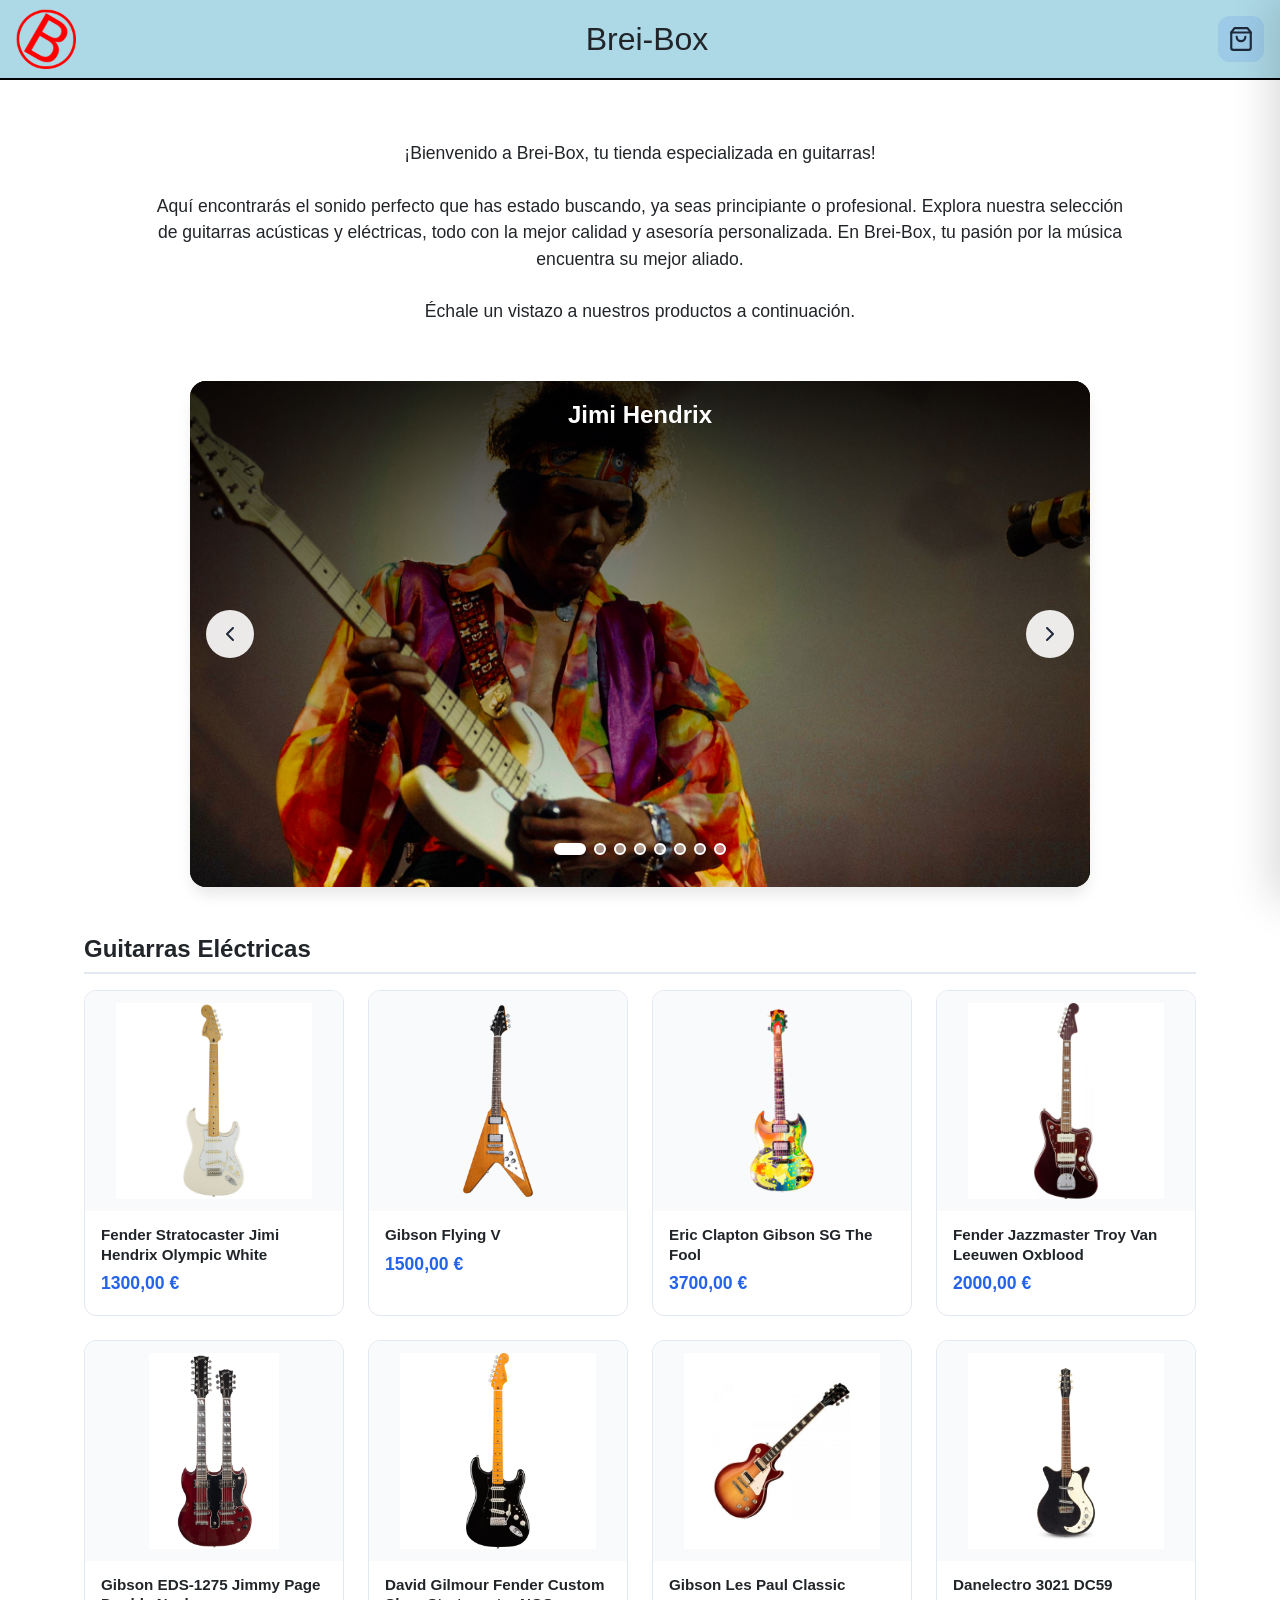
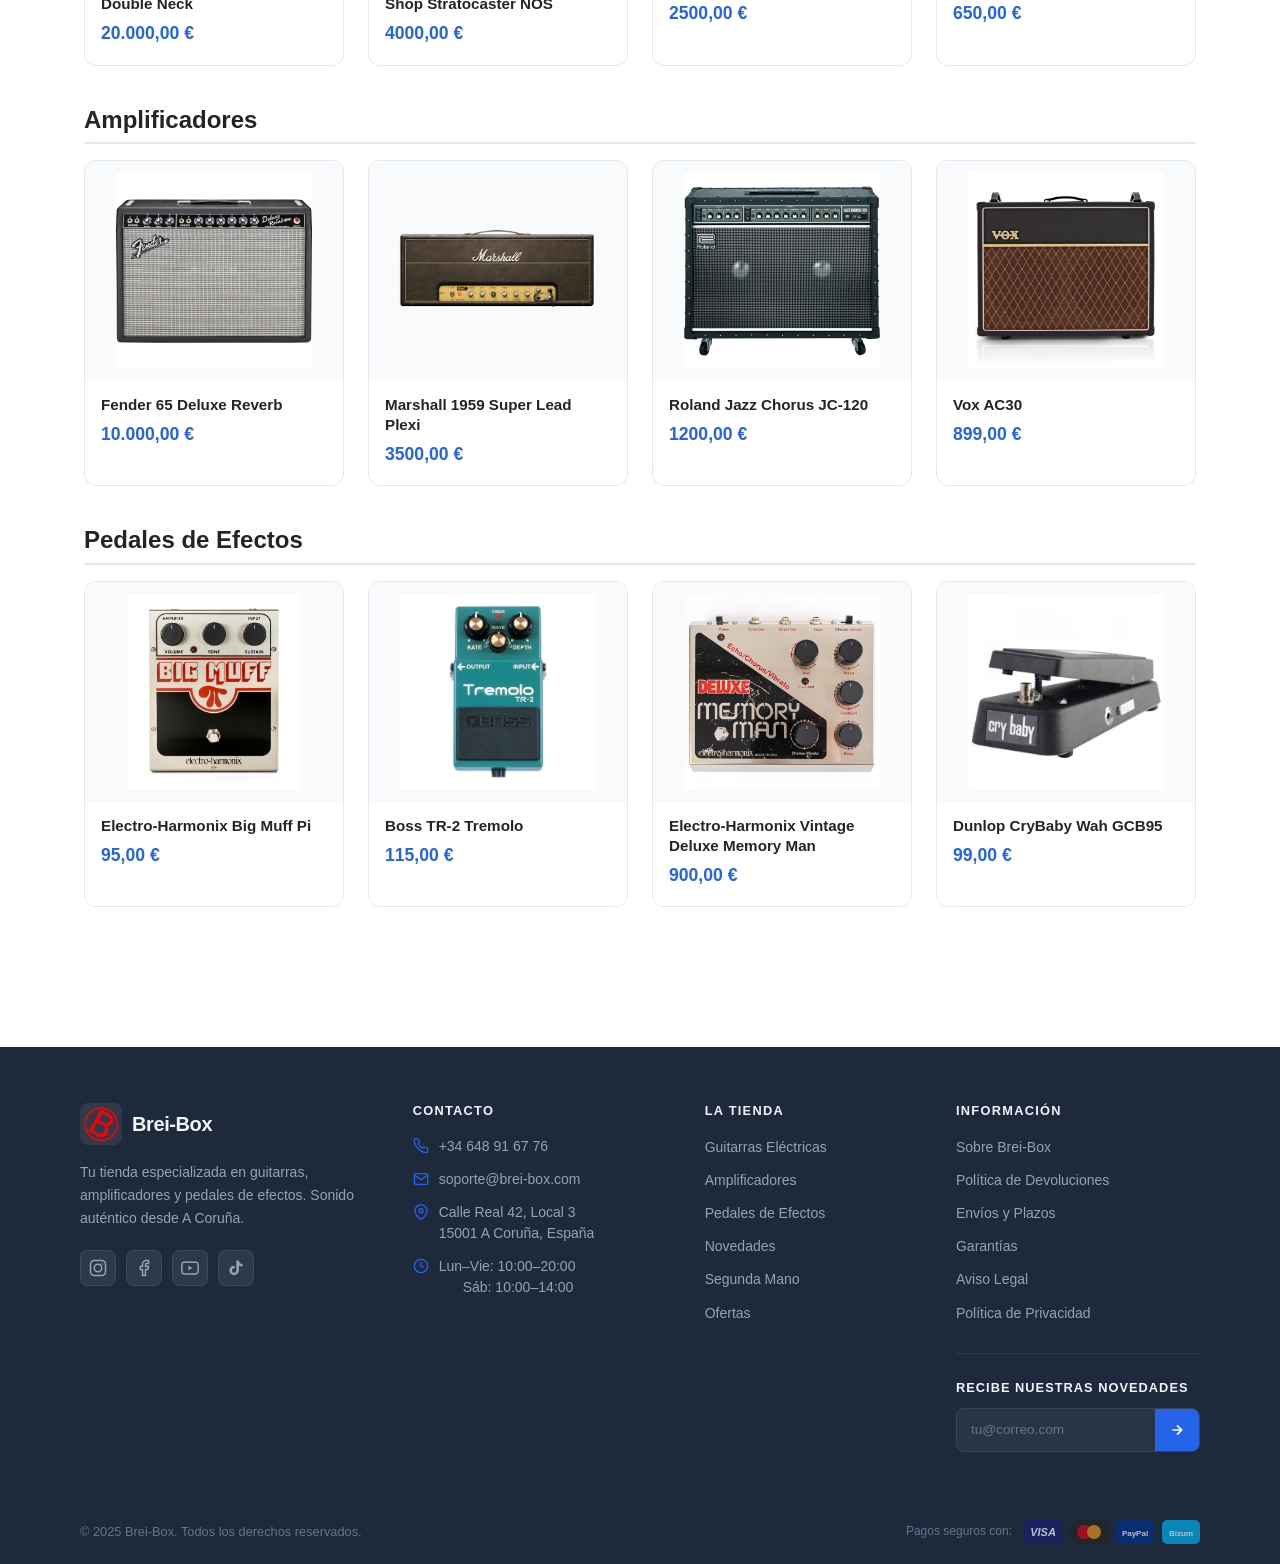
<file: html/index.html>
<!DOCTYPE html>
<html lang="es">
<head>
    <meta charset="UTF-8">
    <meta name="viewport" content="width=device-width, initial-scale=1.0">
    <title>Brei-Box: Guitarras</title>
    <link href="https://cdn.jsdelivr.net/npm/bootstrap@5.3.3/dist/css/bootstrap.min.css" rel="stylesheet" integrity="sha384-QWTKZyjpPEjISv5WaRU9OFeRpok6YctnYmDr5pNlyT2bRjXh0JMhjY6hW+ALEwIH" crossorigin="anonymous">
    <script src="https://cdn.jsdelivr.net/npm/bootstrap@5.3.3/dist/js/bootstrap.bundle.min.js" integrity="sha384-YvpcrYf0tY3lHB60NNkmXc5s9fDVZLESaAA55NDzOxhy9GkcIdslK1eN7N6jIeHz" crossorigin="anonymous"></script>
    <link rel="stylesheet" href="../css/estilos.css">
</head>
<body>
    <header>
        <a href="index.html">
            <img id="logo" src="../img/Logo.png" alt="logo">
        </a>
        <h1>Brei-Box</h1>
    </header>

    <main>
        <p class="Bienvenida">
            ¡Bienvenido a Brei-Box, tu tienda especializada en guitarras!
            <br><br>
            Aquí encontrarás el sonido perfecto que has estado buscando, ya seas principiante o profesional.
            Explora nuestra selección de guitarras acústicas y eléctricas, todo con la mejor calidad y asesoría personalizada.
            En Brei-Box, tu pasión por la música encuentra su mejor aliado.
            <br><br>
            Échale un vistazo a nuestros productos a continuación.
        </p>

        <!-- ── CARRUSEL DE ESTRELLAS DEL ROCK ── -->
        <section class="carousel-section">
            <div class="carousel-container">
                <div class="carousel-track">
                    <div class="carousel-slide">
                        <img src="../img/Musicos/hendrix.jpg" alt="Jimi Hendrix">
                        <div class="carousel-caption">Jimi Hendrix</div>
                    </div>
                    <div class="carousel-slide">
                        <img src="../img/Musicos/Clapton.jpg" alt="Eric Clapton">
                        <div class="carousel-caption">Eric Clapton</div>
                    </div>
                    <div class="carousel-slide">
                        <img src="../img/Musicos/page.jpg" alt="Jimmy Page">
                        <div class="carousel-caption">Jimmy Page</div>
                    </div>
                    <div class="carousel-slide">
                        <img src="../img/Musicos/GilmourBlackStrat.jpg" alt="David Gilmour">
                        <div class="carousel-caption">David Gilmour</div>
                    </div>
                    <div class="carousel-slide">
                        <img src="../img/Musicos/AlbertKing.jpg" alt="Albert King">
                        <div class="carousel-caption">Albert King</div>
                    </div>
                    <div class="carousel-slide">
                        <img src="../img/Musicos/KevinShields.jpg" alt="Kevin Shields">
                        <div class="carousel-caption">Kevin Shields</div>
                    </div>
                    <div class="carousel-slide">
                        <img src="../img/Musicos/pageLesPaul.jpg" alt="Jimmy Page Les Paul">
                        <div class="carousel-caption">Jimmy Page</div>
                    </div>
                    <div class="carousel-slide">
                        <img src="../img/Musicos/danelectroPage.jpg" alt="Jimmy Page Danelectro">
                        <div class="carousel-caption">Jimmy Page</div>
                    </div>
                </div>

                <!-- Controles -->
                <button class="carousel-btn carousel-btn-prev" aria-label="Anterior">
                    <svg width="24" height="24" viewBox="0 0 24 24" fill="none">
                        <path d="M15 18l-6-6 6-6" stroke="currentColor" stroke-width="2" stroke-linecap="round" stroke-linejoin="round"/>
                    </svg>
                </button>
                <button class="carousel-btn carousel-btn-next" aria-label="Siguiente">
                    <svg width="24" height="24" viewBox="0 0 24 24" fill="none">
                        <path d="M9 18l6-6-6-6" stroke="currentColor" stroke-width="2" stroke-linecap="round" stroke-linejoin="round"/>
                    </svg>
                </button>

                <!-- Indicadores -->
                <div class="carousel-indicators">
                    <button class="carousel-indicator active" data-slide="0"></button>
                    <button class="carousel-indicator" data-slide="1"></button>
                    <button class="carousel-indicator" data-slide="2"></button>
                    <button class="carousel-indicator" data-slide="3"></button>
                    <button class="carousel-indicator" data-slide="4"></button>
                    <button class="carousel-indicator" data-slide="5"></button>
                    <button class="carousel-indicator" data-slide="6"></button>
                    <button class="carousel-indicator" data-slide="7"></button>
                </div>
            </div>
        </section>

        <!-- ── GUITARRAS ELÉCTRICAS ── -->
        <h2 class="seccion-titulo">Guitarras Eléctricas</h2>
        <div id="grid-guitarras" class="productos-grid"></div>

        <!-- ── AMPLIFICADORES ── -->
        <h2 class="seccion-titulo">Amplificadores</h2>
        <div id="grid-amplificadores" class="productos-grid"></div>

        <!-- ── PEDALES DE EFECTOS ── -->
        <h2 class="seccion-titulo">Pedales de Efectos</h2>
        <div id="grid-pedales" class="productos-grid"></div>
    </main>

    <footer class="site-footer">

    <div class="footer-main">

        <!-- Columna 1: Marca -->
        <div class="footer-col footer-brand">
            <a href="index.html" class="footer-logo-link">
                <img src="../img/Logo.png" alt="Brei-Box logo" class="footer-logo">
                <span class="footer-brand-name">Brei-Box</span>
            </a>
            <p class="footer-tagline">
                Tu tienda especializada en guitarras, amplificadores y pedales de efectos.
                Sonido auténtico desde A Coruña.
            </p>
            <div class="footer-socials">
                <a href="#" class="social-btn" aria-label="Instagram">
                    <svg width="18" height="18" viewBox="0 0 24 24" fill="none" stroke="currentColor" stroke-width="2">
                        <rect x="2" y="2" width="20" height="20" rx="5"/>
                        <circle cx="12" cy="12" r="5"/>
                        <circle cx="17.5" cy="6.5" r="1" fill="currentColor" stroke="none"/>
                    </svg>
                </a>
                <a href="#" class="social-btn" aria-label="Facebook">
                    <svg width="18" height="18" viewBox="0 0 24 24" fill="none" stroke="currentColor" stroke-width="2">
                        <path d="M18 2h-3a5 5 0 0 0-5 5v3H7v4h3v8h4v-8h3l1-4h-4V7a1 1 0 0 1 1-1h3z"/>
                    </svg>
                </a>
                <a href="#" class="social-btn" aria-label="YouTube">
                    <svg width="18" height="18" viewBox="0 0 24 24" fill="none" stroke="currentColor" stroke-width="2">
                        <path d="M22.54 6.42a2.78 2.78 0 0 0-1.95-1.96C18.88 4 12 4 12 4s-6.88 0-8.59.46A2.78 2.78 0 0 0 1.46 6.42 29 29 0 0 0 1 12a29 29 0 0 0 .46 5.58 2.78 2.78 0 0 0 1.95 1.96C5.12 20 12 20 12 20s6.88 0 8.59-.46a2.78 2.78 0 0 0 1.96-1.96A29 29 0 0 0 23 12a29 29 0 0 0-.46-5.58z"/>
                        <polygon points="9.75 15.02 15.5 12 9.75 8.98 9.75 15.02" fill="currentColor" stroke="none"/>
                    </svg>
                </a>
                <a href="#" class="social-btn" aria-label="TikTok">
                    <svg width="18" height="18" viewBox="0 0 24 24" fill="currentColor">
                        <path d="M19.59 6.69a4.83 4.83 0 0 1-3.77-4.25V2h-3.45v13.67a2.89 2.89 0 0 1-2.88 2.5 2.89 2.89 0 0 1-2.89-2.89 2.89 2.89 0 0 1 2.89-2.89c.28 0 .54.04.79.1V9.01a6.33 6.33 0 0 0-.79-.05 6.34 6.34 0 0 0-6.34 6.34 6.34 6.34 0 0 0 6.34 6.34 6.34 6.34 0 0 0 6.33-6.34V8.69a8.18 8.18 0 0 0 4.78 1.52V6.76a4.85 4.85 0 0 1-1.01-.07z"/>
                    </svg>
                </a>
            </div>
        </div>

        <!-- Columna 2: Contacto -->
        <div class="footer-col">
            <h3 class="footer-heading">Contacto</h3>
            <ul class="footer-contact-list">

                <!-- Teléfono -->
                <li>
                    <a href="tel:+34678567876" class="footer-contact-item">
                        <span class="contact-icon">
                            <svg width="16" height="16" viewBox="0 0 24 24" fill="none" stroke="currentColor" stroke-width="2">
                                <path d="M22 16.92v3a2 2 0 0 1-2.18 2 19.79 19.79 0 0 1-8.63-3.07A19.5 19.5 0 0 1 4.69 12 19.79 19.79 0 0 1 1.61 3.41 2 2 0 0 1 3.61 1.24h3a2 2 0 0 1 2 1.72 12.84 12.84 0 0 0 .7 2.81 2 2 0 0 1-.45 2.11L7.91 8.96a16 16 0 0 0 6.13 6.13l.96-.96a2 2 0 0 1 2.11-.45 12.84 12.84 0 0 0 2.81.7A2 2 0 0 1 21.92 16.92z"/>
                            </svg>
                        </span>
                        +34 648 91 67 76
                    </a>
                </li>

                <!-- Email -->
                <li>
                    <a href="mailto:soporte@brei-box.com" class="footer-contact-item">
                        <span class="contact-icon">
                            <svg width="16" height="16" viewBox="0 0 24 24" fill="none" stroke="currentColor" stroke-width="2">
                                <path d="M4 4h16c1.1 0 2 .9 2 2v12c0 1.1-.9 2-2 2H4c-1.1 0-2-.9-2-2V6c0-1.1.9-2 2-2z"/>
                                <polyline points="22,6 12,13 2,6"/>
                            </svg>
                        </span>
                        soporte@brei-box.com
                    </a>
                </li>

                <!-- Dirección → enlace a Google Maps (CAMBIO PRINCIPAL) -->
                <li>
                    <a
                        href="https://maps.google.com/?q=43.35547160691261,-8.408104816067125"
                        target="_blank"
                        rel="noopener noreferrer"
                        class="footer-contact-item"
                    >
                        <span class="contact-icon">
                            <svg width="16" height="16" viewBox="0 0 24 24" fill="none" stroke="currentColor" stroke-width="2">
                                <path d="M21 10c0 7-9 13-9 13s-9-6-9-13a9 9 0 0 1 18 0z"/>
                                <circle cx="12" cy="10" r="3"/>
                            </svg>
                        </span>
                        <span>
                            Calle Real 42, Local 3<br>
                            15001 A Coruña, España
                        </span>
                    </a>
                </li>

                <!-- Horario -->
                <li>
                    <span class="footer-contact-item">
                        <span class="contact-icon">
                            <svg width="16" height="16" viewBox="0 0 24 24" fill="none" stroke="currentColor" stroke-width="2">
                                <circle cx="12" cy="12" r="10"/>
                                <polyline points="12 6 12 12 16 14"/>
                            </svg>
                        </span>
                        <span>
                            Lun–Vie: 10:00–20:00<br>
                            <span style="padding-left: 24px;">Sáb: 10:00–14:00</span>
                        </span>
                    </span>
                </li>

            </ul>
        </div>

        <!-- Columna 3: La Tienda -->
        <div class="footer-col">
            <h3 class="footer-heading">La Tienda</h3>
            <ul class="footer-links">
                <li><a href="index.html">Guitarras Eléctricas</a></li>
                <li><a href="index.html">Amplificadores</a></li>
                <li><a href="index.html">Pedales de Efectos</a></li>
                <li><a href="#">Novedades</a></li>
                <li><a href="#">Segunda Mano</a></li>
                <li><a href="#">Ofertas</a></li>
            </ul>
        </div>

        <!-- Columna 4: Información + Newsletter -->
        <div class="footer-col">
            <h3 class="footer-heading">Información</h3>
            <ul class="footer-links">
                <li><a href="#">Sobre Brei-Box</a></li>
                <li><a href="#">Política de Devoluciones</a></li>
                <li><a href="#">Envíos y Plazos</a></li>
                <li><a href="#">Garantías</a></li>
                <li><a href="#">Aviso Legal</a></li>
                <li><a href="#">Política de Privacidad</a></li>
            </ul>

            <div class="footer-newsletter">
                <p class="newsletter-label">Recibe nuestras novedades</p>
                <form class="newsletter-form" onsubmit="handleNewsletter(event)">
                    <input
                        type="email"
                        class="newsletter-input"
                        placeholder="tu@correo.com"
                        aria-label="Email para newsletter"
                        required
                    >
                    <button type="submit" class="newsletter-btn" aria-label="Suscribirse">
                        <svg width="16" height="16" viewBox="0 0 24 24" fill="none" stroke="currentColor" stroke-width="2.5">
                            <path d="M5 12h14M12 5l7 7-7 7"/>
                        </svg>
                    </button>
                </form>
            </div>
        </div>

    </div>
    <!-- ↑ El bloque .footer-map-row con el <iframe> ha sido eliminado ↑ -->

    <!-- Franja inferior: copyright + métodos de pago -->
    <div class="footer-bottom">
        <p class="footer-copy">© 2025 Brei-Box. Todos los derechos reservados.</p>
        <div class="footer-payment-methods">
            <span class="payment-label">Pagos seguros con:</span>
            <span class="payment-badge" title="Visa">
                <svg width="38" height="24" viewBox="0 0 38 24">
                    <rect width="38" height="24" rx="4" fill="#1A1F71"/>
                    <text x="19" y="16" text-anchor="middle" fill="white" font-size="11" font-family="Arial" font-weight="bold" font-style="italic">VISA</text>
                </svg>
            </span>
            <span class="payment-badge" title="Mastercard">
                <svg width="38" height="24" viewBox="0 0 38 24">
                    <rect width="38" height="24" rx="4" fill="#252525"/>
                    <circle cx="14" cy="12" r="7" fill="#EB001B" opacity=".9"/>
                    <circle cx="24" cy="12" r="7" fill="#F79E1B" opacity=".9"/>
                </svg>
            </span>
            <span class="payment-badge" title="PayPal">
                <svg width="38" height="24" viewBox="0 0 38 24">
                    <rect width="38" height="24" rx="4" fill="#003087"/>
                    <text x="19" y="16" text-anchor="middle" fill="white" font-size="8" font-family="Arial" font-weight="bold">PayPal</text>
                </svg>
            </span>
            <span class="payment-badge" title="Bizum">
                <svg width="38" height="24" viewBox="0 0 38 24">
                    <rect width="38" height="24" rx="4" fill="#00ADEF"/>
                    <text x="19" y="16" text-anchor="middle" fill="white" font-size="8" font-family="Arial" font-weight="bold">Bizum</text>
                </svg>
            </span>
        </div>
    </div>

</footer>

<script>
function handleNewsletter(e) {
    e.preventDefault();
    var input = e.target.querySelector('.newsletter-input');
    var btn   = e.target.querySelector('.newsletter-btn');
    btn.innerHTML = '<svg width="16" height="16" viewBox="0 0 24 24" fill="none" stroke="currentColor" stroke-width="2.5"><polyline points="20 6 9 17 4 12"/></svg>';
    btn.style.background = '#10b981';
    input.value = '';
    input.placeholder = '¡Suscrito! Gracias.';
    setTimeout(function() {
        btn.innerHTML = '<svg width="16" height="16" viewBox="0 0 24 24" fill="none" stroke="currentColor" stroke-width="2.5"><path d="M5 12h14M12 5l7 7-7 7"/></svg>';
        btn.style.background = '';
        input.placeholder = 'tu@correo.com';
    }, 3000);
}
</script>

<script>
function handleNewsletter(e) {
    e.preventDefault();
    var input = e.target.querySelector('.newsletter-input');
    var btn   = e.target.querySelector('.newsletter-btn');
    btn.innerHTML = '<svg width="16" height="16" viewBox="0 0 24 24" fill="none" stroke="currentColor" stroke-width="2.5"><polyline points="20 6 9 17 4 12"/></svg>';
    btn.style.background = '#10b981';
    input.value = '';
    input.placeholder = '¡Suscrito! Gracias.';
    setTimeout(function() {
        btn.innerHTML = '<svg width="16" height="16" viewBox="0 0 24 24" fill="none" stroke="currentColor" stroke-width="2.5"><path d="M5 12h14M12 5l7 7-7 7"/></svg>';
        btn.style.background = '';
        input.placeholder = 'tu@correo.com';
    }, 3000);
}
</script>

    <!-- carrusel.js primero (solo toca el DOM del carrusel) -->
    <!-- catalogo.js después (rellena las grids de productos) -->
    <script src="../js/carrusel.js"></script>
    <script src="../js/catalogo.js"></script>
    <script src="../js/carrito.js"></script>
</body>
</html>
</file>
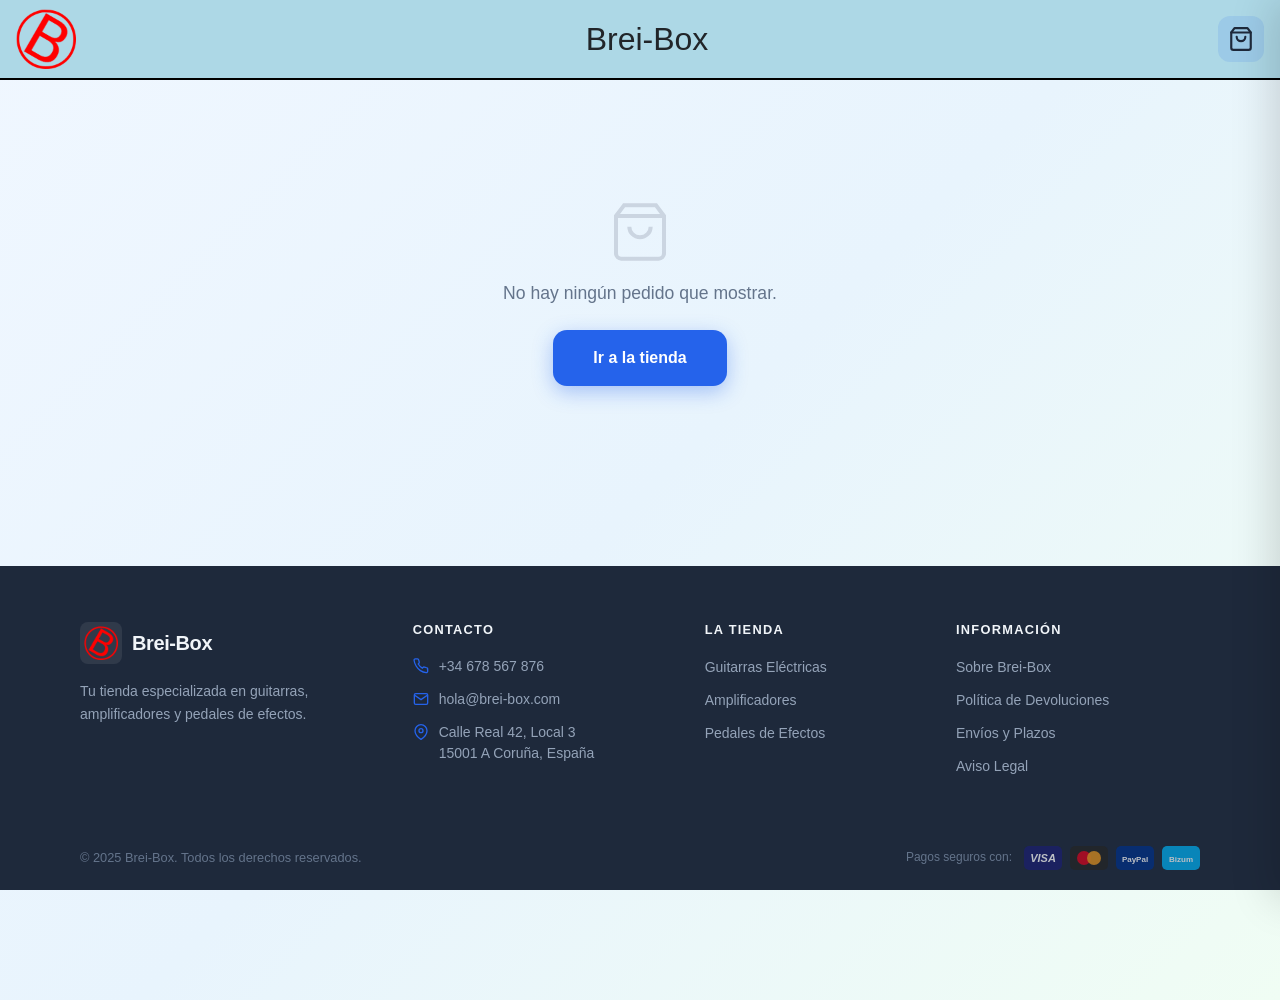
<file: html/Confirmacion.html>
<!DOCTYPE html>
<html lang="es">
<head>
    <meta charset="UTF-8">
    <meta name="viewport" content="width=device-width, initial-scale=1.0">
    <title>Brei-Box: Pedido Confirmado</title>
    <link href="https://cdn.jsdelivr.net/npm/bootstrap@5.3.3/dist/css/bootstrap.min.css" rel="stylesheet" integrity="sha384-QWTKZyjpPEjISv5WaRU9OFeRpok6YctnYmDr5pNlyT2bRjXh0JMhjY6hW+ALEwIH" crossorigin="anonymous">
    <script src="https://cdn.jsdelivr.net/npm/bootstrap@5.3.3/dist/js/bootstrap.bundle.min.js" integrity="sha384-YvpcrYf0tY3lHB60NNkmXc5s9fDVZLESaAA55NDzOxhy9GkcIdslK1eN7N6jIeHz" crossorigin="anonymous"></script>
    <link rel="stylesheet" href="../css/estilos.css">
    <style>

        /* ── Layout general de la página ── */

        body.payment-page {
            background: linear-gradient(135deg, #f0f7ff 0%, #e8f4fd 50%, #f0fdf4 100%);
            min-height: 100vh;
        }

        .confirm-container {
            margin-top: 100px;
            padding: 40px 24px 60px;
            max-width: 900px;
            margin-left: auto;
            margin-right: auto;
        }

        /* ── Cabecera de éxito ── */

        .confirm-hero {
            text-align: center;
            padding: 48px 24px 40px;
            animation: heroEntrada 0.6s ease both;
        }

        @keyframes heroEntrada {
            from { opacity: 0; transform: translateY(-20px); }
            to   { opacity: 1; transform: translateY(0);     }
        }

        .confirm-check {
            width: 88px;
            height: 88px;
            border-radius: 50%;
            background: linear-gradient(135deg, #10b981, #059669);
            display: flex;
            align-items: center;
            justify-content: center;
            margin: 0 auto 24px;
            box-shadow: 0 12px 32px rgba(16, 185, 129, 0.35);
            animation: checkPop 0.5s 0.2s cubic-bezier(0.34, 1.56, 0.64, 1) both;
        }

        @keyframes checkPop {
            from { transform: scale(0); opacity: 0; }
            to   { transform: scale(1); opacity: 1; }
        }

        .confirm-titulo {
            font-size: 2rem;
            font-weight: 800;
            color: #1e293b;
            margin: 0 0 10px;
        }

        .confirm-subtitulo {
            font-size: 1rem;
            color: #64748b;
            margin: 0 0 8px;
            line-height: 1.6;
        }

        .confirm-numero {
            display: inline-flex;
            align-items: center;
            gap: 8px;
            background: #fff;
            border: 1.5px solid #e2e8f0;
            border-radius: 999px;
            padding: 6px 18px;
            font-size: 0.85rem;
            font-weight: 600;
            color: #2563eb;
            margin-top: 8px;
            box-shadow: 0 2px 8px rgba(37,99,235,0.08);
        }

        /* ── Tarjetas del resumen ── */

        .confirm-grid {
            display: grid;
            grid-template-columns: 1fr 1fr;
            gap: 24px;
            margin-bottom: 24px;
            animation: gridEntrada 0.5s 0.15s ease both;
        }

        @keyframes gridEntrada {
            from { opacity: 0; transform: translateY(16px); }
            to   { opacity: 1; transform: translateY(0);    }
        }

        @media (max-width: 640px) {
            .confirm-grid { grid-template-columns: 1fr; }
            .confirm-titulo { font-size: 1.5rem; }
        }

        .confirm-card {
            background: #fff;
            border-radius: 16px;
            padding: 28px;
            box-shadow: 0 4px 20px rgba(0,0,0,0.06);
            border: 1px solid #f1f5f9;
        }

        .confirm-card-full {
            grid-column: 1 / -1;
        }

        .confirm-card-title {
            display: flex;
            align-items: center;
            gap: 10px;
            font-size: 0.78rem;
            font-weight: 700;
            text-transform: uppercase;
            letter-spacing: 0.08em;
            color: #94a3b8;
            margin-bottom: 20px;
            padding-bottom: 12px;
            border-bottom: 1px solid #f1f5f9;
        }

        .confirm-card-title svg {
            color: #2563eb;
        }

        /* ── Datos de envío ── */

        .envio-dato {
            display: flex;
            align-items: flex-start;
            gap: 12px;
            padding: 10px 0;
            border-bottom: 1px solid #f8fafc;
        }

        .envio-dato:last-child { border-bottom: none; }

        .envio-dato-icono {
            width: 32px;
            height: 32px;
            border-radius: 8px;
            background: #eff6ff;
            color: #2563eb;
            display: flex;
            align-items: center;
            justify-content: center;
            flex-shrink: 0;
            margin-top: 1px;
        }

        .envio-dato-contenido {
            flex: 1;
        }

        .envio-dato-label {
            font-size: 0.72rem;
            font-weight: 600;
            text-transform: uppercase;
            letter-spacing: 0.06em;
            color: #94a3b8;
            margin-bottom: 2px;
        }

        .envio-dato-valor {
            font-size: 0.9rem;
            font-weight: 600;
            color: #1e293b;
            line-height: 1.4;
        }

        /* ── Método de envío badge ── */

        .metodo-badge {
            display: inline-flex;
            align-items: center;
            gap: 6px;
            background: #f0fdf4;
            color: #16a34a;
            border: 1px solid #bbf7d0;
            border-radius: 999px;
            padding: 4px 12px;
            font-size: 0.8rem;
            font-weight: 600;
            margin-top: 6px;
        }

        /* ── Lista de productos ── */

        .producto-confirm-item {
            display: flex;
            align-items: center;
            gap: 16px;
            padding: 14px 0;
            border-bottom: 1px solid #f1f5f9;
        }

        .producto-confirm-item:last-child { border-bottom: none; }

        .producto-confirm-img {
            width: 72px;
            height: 72px;
            object-fit: contain;
            background: #f8fafc;
            border-radius: 10px;
            padding: 6px;
            flex-shrink: 0;
            border: 1px solid #f1f5f9;
        }

        .producto-confirm-info {
            flex: 1;
            min-width: 0;
        }

        .producto-confirm-nombre {
            font-size: 0.9rem;
            font-weight: 700;
            color: #1e293b;
            line-height: 1.3;
            margin: 0 0 4px;
            /* Limitar a 2 líneas */
            display: -webkit-box;
            -webkit-line-clamp: 2;
            line-clamp: 2;
            -webkit-box-orient: vertical;
            overflow: hidden;
        }

        .producto-confirm-cantidad {
            font-size: 0.8rem;
            color: #94a3b8;
            font-weight: 500;
        }

        .producto-confirm-precio {
            font-size: 1rem;
            font-weight: 800;
            color: #2563eb;
            flex-shrink: 0;
            text-align: right;
        }

        /* ── Fila de total ── */

        .total-row {
            display: flex;
            justify-content: space-between;
            align-items: center;
            padding: 16px 0 0;
            margin-top: 8px;
            border-top: 2px solid #f1f5f9;
        }

        .total-row-label {
            font-size: 0.9rem;
            font-weight: 600;
            color: #64748b;
        }

        .total-row-precio {
            font-size: 1.5rem;
            font-weight: 800;
            color: #1e293b;
        }

        .envio-coste {
            font-size: 0.8rem;
            color: #94a3b8;
            margin-top: 2px;
            text-align: right;
        }

        /* ── Notas ── */

        .notas-box {
            background: #fffbeb;
            border: 1px solid #fde68a;
            border-radius: 10px;
            padding: 12px 16px;
            font-size: 0.875rem;
            color: #92400e;
            line-height: 1.5;
            margin-top: 8px;
        }

        /* ── Botón volver ── */

        .confirm-actions {
            text-align: center;
            margin-top: 32px;
            animation: gridEntrada 0.5s 0.3s ease both;
        }

        .btn-volver-tienda {
            display: inline-flex;
            align-items: center;
            gap: 10px;
            padding: 16px 40px;
            background: #2563eb;
            color: #fff;
            font-size: 1rem;
            font-weight: 700;
            border: none;
            border-radius: 14px;
            cursor: pointer;
            text-decoration: none;
            transition: background 0.2s, transform 0.15s, box-shadow 0.2s;
            box-shadow: 0 6px 20px rgba(37, 99, 235, 0.35);
        }

        .btn-volver-tienda:hover {
            background: #1e40af;
            transform: translateY(-2px);
            box-shadow: 0 10px 28px rgba(37, 99, 235, 0.45);
            color: #fff;
            text-decoration: none;
        }

        /* ── Estado vacío (si alguien llega sin datos) ── */

        .confirm-vacio {
            text-align: center;
            padding: 60px 24px;
            color: #94a3b8;
        }

        .confirm-vacio p {
            font-size: 1.1rem;
            margin: 16px 0 24px;
            color: #64748b;
        }

    </style>
</head>
<body class="payment-page">

    <header>
        <a href="index.html">
            <img src="../img/Logo.png" alt="logo">
        </a>
        <h1>Brei-Box</h1>
    </header>

    <div class="confirm-container">

        <!-- Contenido inyectado por confirmacion.js -->
        <div id="confirm-contenido"></div>

    </div>

    <!-- Footer compacto -->
    <footer class="site-footer">
        <div class="footer-main">
            <div class="footer-col footer-brand">
                <a href="index.html" class="footer-logo-link">
                    <img src="../img/Logo.png" alt="Brei-Box logo" class="footer-logo">
                    <span class="footer-brand-name">Brei-Box</span>
                </a>
                <p class="footer-tagline">Tu tienda especializada en guitarras, amplificadores y pedales de efectos.</p>
            </div>
            <div class="footer-col">
                <h3 class="footer-heading">Contacto</h3>
                <ul class="footer-contact-list">
                    <li><a href="tel:+34678567876" class="footer-contact-item">
                        <span class="contact-icon"><svg width="16" height="16" viewBox="0 0 24 24" fill="none" stroke="currentColor" stroke-width="2"><path d="M22 16.92v3a2 2 0 0 1-2.18 2 19.79 19.79 0 0 1-8.63-3.07A19.5 19.5 0 0 1 4.69 12 19.79 19.79 0 0 1 1.61 3.41 2 2 0 0 1 3.61 1.24h3a2 2 0 0 1 2 1.72 12.84 12.84 0 0 0 .7 2.81 2 2 0 0 1-.45 2.11L7.91 8.96a16 16 0 0 0 6.13 6.13l.96-.96a2 2 0 0 1 2.11-.45 12.84 12.84 0 0 0 2.81.7A2 2 0 0 1 21.92 16.92z"/></svg></span>
                        +34 678 567 876
                    </a></li>
                    <li><a href="mailto:hola@brei-box.com" class="footer-contact-item">
                        <span class="contact-icon"><svg width="16" height="16" viewBox="0 0 24 24" fill="none" stroke="currentColor" stroke-width="2"><path d="M4 4h16c1.1 0 2 .9 2 2v12c0 1.1-.9 2-2 2H4c-1.1 0-2-.9-2-2V6c0-1.1.9-2 2-2z"/><polyline points="22,6 12,13 2,6"/></svg></span>
                        hola@brei-box.com
                    </a></li>
                    <li><a href="https://maps.google.com/?q=43.35547160691261,-8.408104816067125" target="_blank" rel="noopener noreferrer" class="footer-contact-item">
                        <span class="contact-icon"><svg width="16" height="16" viewBox="0 0 24 24" fill="none" stroke="currentColor" stroke-width="2"><path d="M21 10c0 7-9 13-9 13s-9-6-9-13a9 9 0 0 1 18 0z"/><circle cx="12" cy="10" r="3"/></svg></span>
                        <span>Calle Real 42, Local 3<br>15001 A Coruña, España</span>
                    </a></li>
                </ul>
            </div>
            <div class="footer-col">
                <h3 class="footer-heading">La Tienda</h3>
                <ul class="footer-links">
                    <li><a href="index.html">Guitarras Eléctricas</a></li>
                    <li><a href="index.html">Amplificadores</a></li>
                    <li><a href="index.html">Pedales de Efectos</a></li>
                </ul>
            </div>
            <div class="footer-col">
                <h3 class="footer-heading">Información</h3>
                <ul class="footer-links">
                    <li><a href="#">Sobre Brei-Box</a></li>
                    <li><a href="#">Política de Devoluciones</a></li>
                    <li><a href="#">Envíos y Plazos</a></li>
                    <li><a href="#">Aviso Legal</a></li>
                </ul>
            </div>
        </div>
        <div class="footer-bottom">
            <p class="footer-copy">© 2025 Brei-Box. Todos los derechos reservados.</p>
            <div class="footer-payment-methods">
                <span class="payment-label">Pagos seguros con:</span>
                <span class="payment-badge" title="Visa"><svg width="38" height="24" viewBox="0 0 38 24"><rect width="38" height="24" rx="4" fill="#1A1F71"/><text x="19" y="16" text-anchor="middle" fill="white" font-size="11" font-family="Arial" font-weight="bold" font-style="italic">VISA</text></svg></span>
                <span class="payment-badge" title="Mastercard"><svg width="38" height="24" viewBox="0 0 38 24"><rect width="38" height="24" rx="4" fill="#252525"/><circle cx="14" cy="12" r="7" fill="#EB001B" opacity=".9"/><circle cx="24" cy="12" r="7" fill="#F79E1B" opacity=".9"/></svg></span>
                <span class="payment-badge" title="PayPal"><svg width="38" height="24" viewBox="0 0 38 24"><rect width="38" height="24" rx="4" fill="#003087"/><text x="19" y="16" text-anchor="middle" fill="white" font-size="8" font-family="Arial" font-weight="bold">PayPal</text></svg></span>
                <span class="payment-badge" title="Bizum"><svg width="38" height="24" viewBox="0 0 38 24"><rect width="38" height="24" rx="4" fill="#00ADEF"/><text x="19" y="16" text-anchor="middle" fill="white" font-size="8" font-family="Arial" font-weight="bold">Bizum</text></svg></span>
            </div>
        </div>
    </footer>

    <script src="../js/carrito.js"></script>
    <script src="../js/confirmacion.js"></script>
</body>
</html>
</file>
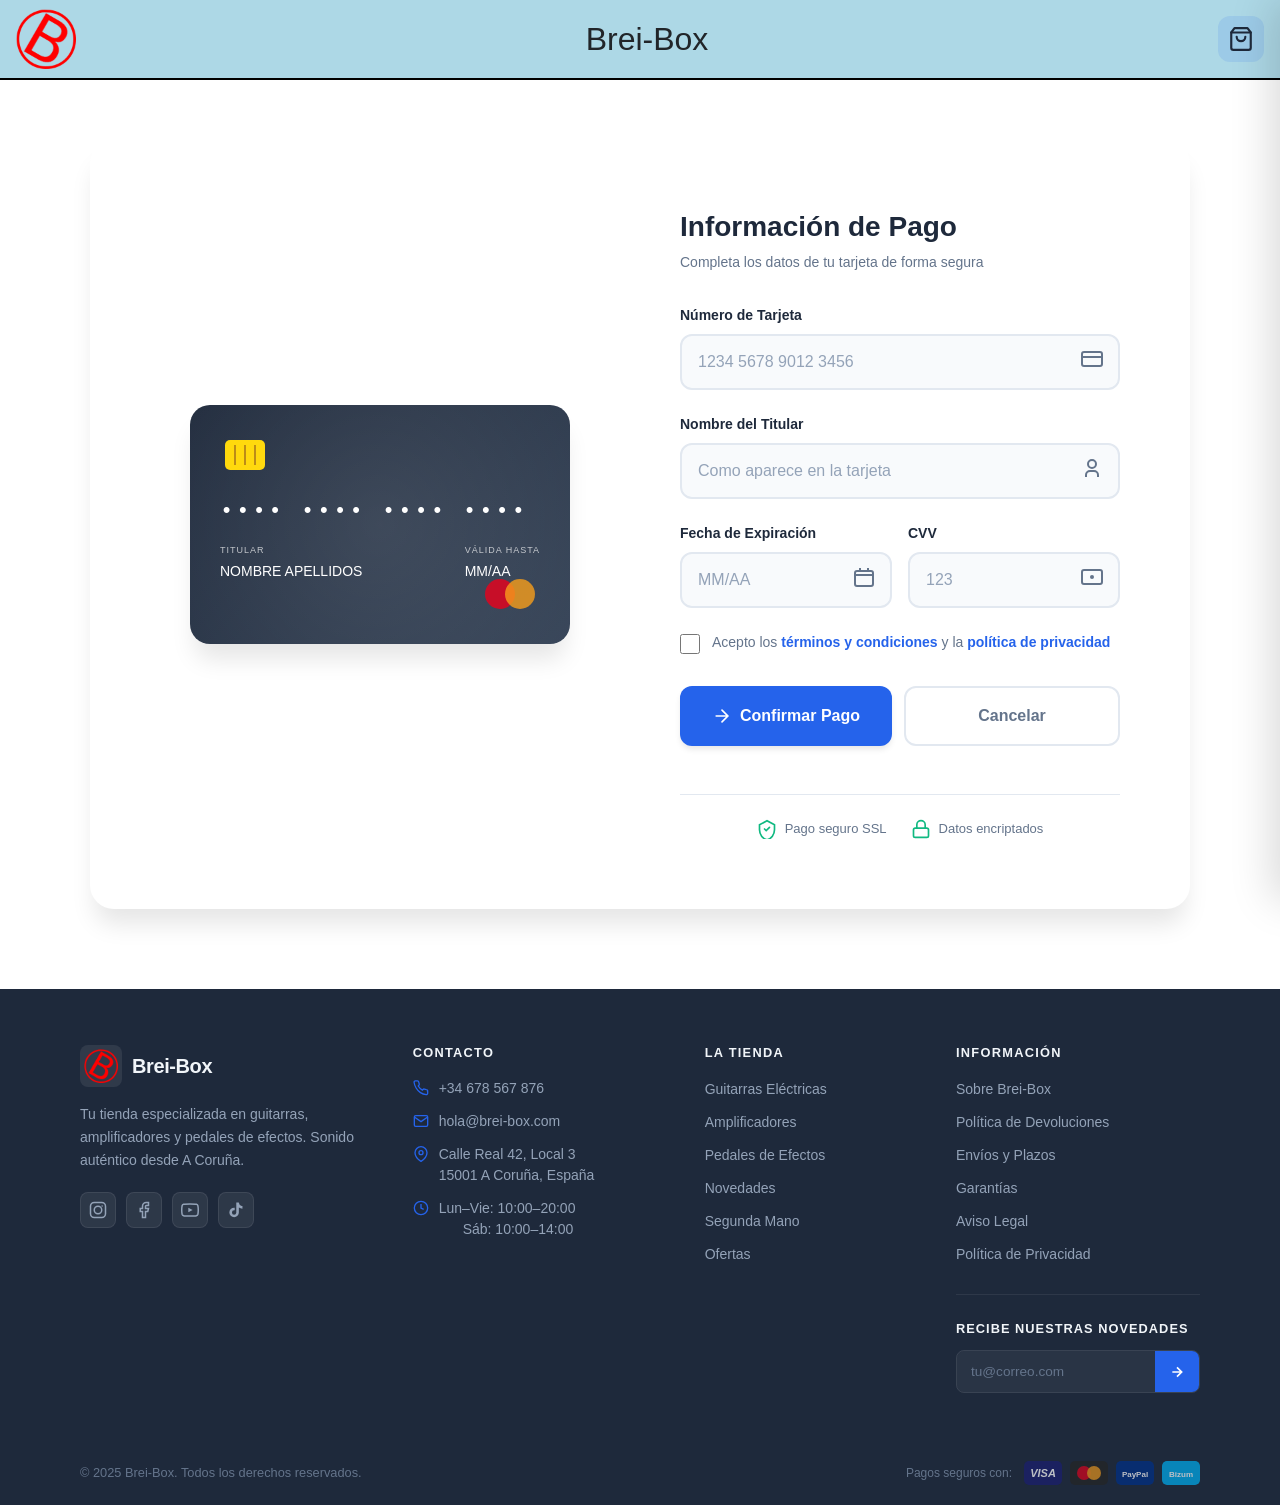
<file: html/CreditCard.html>
<!DOCTYPE html>
<html lang="es">
<head>
    <meta charset="UTF-8">
    <meta name="viewport" content="width=device-width, initial-scale=1.0">
    <title>Brei-Box: Pago Seguro</title>
    <link href="https://cdn.jsdelivr.net/npm/bootstrap@5.3.3/dist/css/bootstrap.min.css" rel="stylesheet" integrity="sha384-QWTKZyjpPEjISv5WaRU9OFeRpok6YctnYmDr5pNlyT2bRjXh0JMhjY6hW+ALEwIH" crossorigin="anonymous">
    <script src="https://cdn.jsdelivr.net/npm/bootstrap@5.3.3/dist/js/bootstrap.bundle.min.js" integrity="sha384-YvpcrYf0tY3lHB60NNkmXc5s9fDVZLESaAA55NDzOxhy9GkcIdslK1eN7N6jIeHz" crossorigin="anonymous"></script>
    <link rel="stylesheet" href="../css/estilos.css">
</head>
<body>
    <header>
        <a href="index.html">
            <img src="../img/Logo.png" alt="logo">
        </a>
        <h1>Brei-Box</h1>
    </header>

    <main class="payment-container">
        <div class="payment-wrapper">

            <!-- Vista previa de la tarjeta -->
            <div class="card-preview-section">
                <div class="credit-card">
                    <div class="card-chip">
                        <svg width="50" height="40" viewBox="0 0 50 40">
                            <rect x="5" y="5" width="40" height="30" rx="5" fill="#FFD700"/>
                            <line x1="15" y1="10" x2="15" y2="30" stroke="#B8860B" stroke-width="2"/>
                            <line x1="25" y1="10" x2="25" y2="30" stroke="#B8860B" stroke-width="2"/>
                            <line x1="35" y1="10" x2="35" y2="30" stroke="#B8860B" stroke-width="2"/>
                        </svg>
                    </div>
                    <div class="card-number" id="displayCardNumber">•••• •••• •••• ••••</div>
                    <div class="card-details">
                        <div class="card-holder">
                            <div class="card-label">Titular</div>
                            <div class="card-value" id="displayCardHolder">NOMBRE APELLIDOS</div>
                        </div>
                        <div class="card-expiry">
                            <div class="card-label">Válida hasta</div>
                            <div class="card-value" id="displayCardExpiry">MM/AA</div>
                        </div>
                    </div>
                    <div class="card-logo">
                        <svg width="60" height="40" viewBox="0 0 60 40">
                            <circle cx="20" cy="20" r="15" fill="#EB001B" opacity="0.8"/>
                            <circle cx="40" cy="20" r="15" fill="#F79E1B" opacity="0.8"/>
                        </svg>
                    </div>
                </div>
            </div>

            <!-- Formulario de pago -->
            <div class="payment-form-section">
                <h2 class="form-title">Información de Pago</h2>
                <p class="form-subtitle">Completa los datos de tu tarjeta de forma segura</p>

                <form id="paymentForm" class="modern-form">
                    <div class="form-group">
                        <label for="cardNumber" class="form-label">Número de Tarjeta</label>
                        <input
                            type="text"
                            id="cardNumber"
                            name="cardNumber"
                            class="form-input"
                            placeholder="1234 5678 9012 3456"
                            maxlength="19"
                            required
                        >
                        <div class="input-icon">
                            <svg width="24" height="24" viewBox="0 0 24 24" fill="none">
                                <rect x="2" y="5" width="20" height="14" rx="2" stroke="currentColor" stroke-width="2"/>
                                <path d="M2 10h20" stroke="currentColor" stroke-width="2"/>
                            </svg>
                        </div>
                    </div>

                    <div class="form-group">
                        <label for="cardHolder" class="form-label">Nombre del Titular</label>
                        <input
                            type="text"
                            id="cardHolder"
                            name="cardHolder"
                            class="form-input"
                            placeholder="Como aparece en la tarjeta"
                            required
                        >
                        <div class="input-icon">
                            <svg width="24" height="24" viewBox="0 0 24 24" fill="none">
                                <circle cx="12" cy="8" r="4" stroke="currentColor" stroke-width="2"/>
                                <path d="M6 21v-2a4 4 0 0 1 4-4h4a4 4 0 0 1 4 4v2" stroke="currentColor" stroke-width="2"/>
                            </svg>
                        </div>
                    </div>

                    <div class="form-row">
                        <div class="form-group">
                            <label for="cardExpiry" class="form-label">Fecha de Expiración</label>
                            <input
                                type="text"
                                id="cardExpiry"
                                name="cardExpiry"
                                class="form-input"
                                placeholder="MM/AA"
                                maxlength="5"
                                required
                            >
                            <div class="input-icon">
                                <svg width="24" height="24" viewBox="0 0 24 24" fill="none">
                                    <rect x="3" y="6" width="18" height="15" rx="2" stroke="currentColor" stroke-width="2"/>
                                    <path d="M3 10h18M8 3v4M16 3v4" stroke="currentColor" stroke-width="2"/>
                                </svg>
                            </div>
                        </div>

                        <div class="form-group">
                            <label for="cardCVV" class="form-label">CVV</label>
                            <input
                                type="text"
                                id="cardCVV"
                                name="cardCVV"
                                class="form-input"
                                placeholder="123"
                                maxlength="3"
                                required
                            >
                            <div class="input-icon">
                                <svg width="24" height="24" viewBox="0 0 24 24" fill="none">
                                    <rect x="2" y="5" width="20" height="14" rx="2" stroke="currentColor" stroke-width="2"/>
                                    <circle cx="12" cy="12" r="2" fill="currentColor"/>
                                </svg>
                            </div>
                        </div>
                    </div>

                    <div class="form-group checkbox-group">
                        <input type="checkbox" id="termsAccept" name="termsAccept" required>
                        <label for="termsAccept" class="checkbox-label">
                            Acepto los <a href="#" class="terms-link">términos y condiciones</a> y la <a href="#" class="terms-link">política de privacidad</a>
                        </label>
                    </div>

                    <div class="form-actions">
                        <button type="submit" class="btn-submit">
                            <svg width="20" height="20" viewBox="0 0 24 24" fill="none">
                                <path d="M5 12h14M12 5l7 7-7 7" stroke="currentColor" stroke-width="2" stroke-linecap="round"/>
                            </svg>
                            Confirmar Pago
                        </button>
                        <button type="button" class="btn-cancel" onclick="window.history.back()">Cancelar</button>
                    </div>

                    <div class="security-badges">
                        <div class="badge-item">
                            <svg width="20" height="20" viewBox="0 0 24 24" fill="none">
                                <path d="M12 2L3 7v6c0 5.5 3.8 10.7 9 12 5.2-1.3 9-6.5 9-12V7l-9-5z" stroke="#10b981" stroke-width="2"/>
                                <path d="M9 12l2 2 4-4" stroke="#10b981" stroke-width="2" stroke-linecap="round"/>
                            </svg>
                            Pago seguro SSL
                        </div>
                        <div class="badge-item">
                            <svg width="20" height="20" viewBox="0 0 24 24" fill="none">
                                <rect x="3" y="11" width="18" height="11" rx="2" stroke="#10b981" stroke-width="2"/>
                                <path d="M7 11V7a5 5 0 0 1 10 0v4" stroke="#10b981" stroke-width="2"/>
                            </svg>
                            Datos encriptados
                        </div>
                    </div>
                </form>
            </div>

        </div>
    </main>

    <footer class="site-footer">

    <div class="footer-main">

        <!-- Columna 1: Marca -->
        <div class="footer-col footer-brand">
            <a href="index.html" class="footer-logo-link">
                <img src="../img/Logo.png" alt="Brei-Box logo" class="footer-logo">
                <span class="footer-brand-name">Brei-Box</span>
            </a>
            <p class="footer-tagline">
                Tu tienda especializada en guitarras, amplificadores y pedales de efectos.
                Sonido auténtico desde A Coruña.
            </p>
            <div class="footer-socials">
                <a href="#" class="social-btn" aria-label="Instagram">
                    <svg width="18" height="18" viewBox="0 0 24 24" fill="none" stroke="currentColor" stroke-width="2">
                        <rect x="2" y="2" width="20" height="20" rx="5"/>
                        <circle cx="12" cy="12" r="5"/>
                        <circle cx="17.5" cy="6.5" r="1" fill="currentColor" stroke="none"/>
                    </svg>
                </a>
                <a href="#" class="social-btn" aria-label="Facebook">
                    <svg width="18" height="18" viewBox="0 0 24 24" fill="none" stroke="currentColor" stroke-width="2">
                        <path d="M18 2h-3a5 5 0 0 0-5 5v3H7v4h3v8h4v-8h3l1-4h-4V7a1 1 0 0 1 1-1h3z"/>
                    </svg>
                </a>
                <a href="#" class="social-btn" aria-label="YouTube">
                    <svg width="18" height="18" viewBox="0 0 24 24" fill="none" stroke="currentColor" stroke-width="2">
                        <path d="M22.54 6.42a2.78 2.78 0 0 0-1.95-1.96C18.88 4 12 4 12 4s-6.88 0-8.59.46A2.78 2.78 0 0 0 1.46 6.42 29 29 0 0 0 1 12a29 29 0 0 0 .46 5.58 2.78 2.78 0 0 0 1.95 1.96C5.12 20 12 20 12 20s6.88 0 8.59-.46a2.78 2.78 0 0 0 1.96-1.96A29 29 0 0 0 23 12a29 29 0 0 0-.46-5.58z"/>
                        <polygon points="9.75 15.02 15.5 12 9.75 8.98 9.75 15.02" fill="currentColor" stroke="none"/>
                    </svg>
                </a>
                <a href="#" class="social-btn" aria-label="TikTok">
                    <svg width="18" height="18" viewBox="0 0 24 24" fill="currentColor">
                        <path d="M19.59 6.69a4.83 4.83 0 0 1-3.77-4.25V2h-3.45v13.67a2.89 2.89 0 0 1-2.88 2.5 2.89 2.89 0 0 1-2.89-2.89 2.89 2.89 0 0 1 2.89-2.89c.28 0 .54.04.79.1V9.01a6.33 6.33 0 0 0-.79-.05 6.34 6.34 0 0 0-6.34 6.34 6.34 6.34 0 0 0 6.34 6.34 6.34 6.34 0 0 0 6.33-6.34V8.69a8.18 8.18 0 0 0 4.78 1.52V6.76a4.85 4.85 0 0 1-1.01-.07z"/>
                    </svg>
                </a>
            </div>
        </div>

        <!-- Columna 2: Contacto -->
        <div class="footer-col">
            <h3 class="footer-heading">Contacto</h3>
            <ul class="footer-contact-list">

                <!-- Teléfono -->
                <li>
                    <a href="tel:+34678567876" class="footer-contact-item">
                        <span class="contact-icon">
                            <svg width="16" height="16" viewBox="0 0 24 24" fill="none" stroke="currentColor" stroke-width="2">
                                <path d="M22 16.92v3a2 2 0 0 1-2.18 2 19.79 19.79 0 0 1-8.63-3.07A19.5 19.5 0 0 1 4.69 12 19.79 19.79 0 0 1 1.61 3.41 2 2 0 0 1 3.61 1.24h3a2 2 0 0 1 2 1.72 12.84 12.84 0 0 0 .7 2.81 2 2 0 0 1-.45 2.11L7.91 8.96a16 16 0 0 0 6.13 6.13l.96-.96a2 2 0 0 1 2.11-.45 12.84 12.84 0 0 0 2.81.7A2 2 0 0 1 21.92 16.92z"/>
                            </svg>
                        </span>
                        +34 678 567 876
                    </a>
                </li>

                <!-- Email -->
                <li>
                    <a href="mailto:hola@brei-box.com" class="footer-contact-item">
                        <span class="contact-icon">
                            <svg width="16" height="16" viewBox="0 0 24 24" fill="none" stroke="currentColor" stroke-width="2">
                                <path d="M4 4h16c1.1 0 2 .9 2 2v12c0 1.1-.9 2-2 2H4c-1.1 0-2-.9-2-2V6c0-1.1.9-2 2-2z"/>
                                <polyline points="22,6 12,13 2,6"/>
                            </svg>
                        </span>
                        hola@brei-box.com
                    </a>
                </li>

                <!-- Dirección → enlace a Google Maps (CAMBIO PRINCIPAL) -->
                <li>
                    <a
                        href="https://maps.google.com/?q=43.35547160691261,-8.408104816067125"
                        target="_blank"
                        rel="noopener noreferrer"
                        class="footer-contact-item"
                    >
                        <span class="contact-icon">
                            <svg width="16" height="16" viewBox="0 0 24 24" fill="none" stroke="currentColor" stroke-width="2">
                                <path d="M21 10c0 7-9 13-9 13s-9-6-9-13a9 9 0 0 1 18 0z"/>
                                <circle cx="12" cy="10" r="3"/>
                            </svg>
                        </span>
                        <span>
                            Calle Real 42, Local 3<br>
                            15001 A Coruña, España
                        </span>
                    </a>
                </li>

                <!-- Horario -->
                <li>
                    <span class="footer-contact-item">
                        <span class="contact-icon">
                            <svg width="16" height="16" viewBox="0 0 24 24" fill="none" stroke="currentColor" stroke-width="2">
                                <circle cx="12" cy="12" r="10"/>
                                <polyline points="12 6 12 12 16 14"/>
                            </svg>
                        </span>
                        <span>
                            Lun–Vie: 10:00–20:00<br>
                            <span style="padding-left: 24px;">Sáb: 10:00–14:00</span>
                        </span>
                    </span>
                </li>

            </ul>
        </div>

        <!-- Columna 3: La Tienda -->
        <div class="footer-col">
            <h3 class="footer-heading">La Tienda</h3>
            <ul class="footer-links">
                <li><a href="index.html">Guitarras Eléctricas</a></li>
                <li><a href="index.html">Amplificadores</a></li>
                <li><a href="index.html">Pedales de Efectos</a></li>
                <li><a href="#">Novedades</a></li>
                <li><a href="#">Segunda Mano</a></li>
                <li><a href="#">Ofertas</a></li>
            </ul>
        </div>

        <!-- Columna 4: Información + Newsletter -->
        <div class="footer-col">
            <h3 class="footer-heading">Información</h3>
            <ul class="footer-links">
                <li><a href="#">Sobre Brei-Box</a></li>
                <li><a href="#">Política de Devoluciones</a></li>
                <li><a href="#">Envíos y Plazos</a></li>
                <li><a href="#">Garantías</a></li>
                <li><a href="#">Aviso Legal</a></li>
                <li><a href="#">Política de Privacidad</a></li>
            </ul>

            <div class="footer-newsletter">
                <p class="newsletter-label">Recibe nuestras novedades</p>
                <form class="newsletter-form" onsubmit="handleNewsletter(event)">
                    <input
                        type="email"
                        class="newsletter-input"
                        placeholder="tu@correo.com"
                        aria-label="Email para newsletter"
                        required
                    >
                    <button type="submit" class="newsletter-btn" aria-label="Suscribirse">
                        <svg width="16" height="16" viewBox="0 0 24 24" fill="none" stroke="currentColor" stroke-width="2.5">
                            <path d="M5 12h14M12 5l7 7-7 7"/>
                        </svg>
                    </button>
                </form>
            </div>
        </div>

    </div>
    <!-- ↑ El bloque .footer-map-row con el <iframe> ha sido eliminado ↑ -->

    <!-- Franja inferior: copyright + métodos de pago -->
    <div class="footer-bottom">
        <p class="footer-copy">© 2025 Brei-Box. Todos los derechos reservados.</p>
        <div class="footer-payment-methods">
            <span class="payment-label">Pagos seguros con:</span>
            <span class="payment-badge" title="Visa">
                <svg width="38" height="24" viewBox="0 0 38 24">
                    <rect width="38" height="24" rx="4" fill="#1A1F71"/>
                    <text x="19" y="16" text-anchor="middle" fill="white" font-size="11" font-family="Arial" font-weight="bold" font-style="italic">VISA</text>
                </svg>
            </span>
            <span class="payment-badge" title="Mastercard">
                <svg width="38" height="24" viewBox="0 0 38 24">
                    <rect width="38" height="24" rx="4" fill="#252525"/>
                    <circle cx="14" cy="12" r="7" fill="#EB001B" opacity=".9"/>
                    <circle cx="24" cy="12" r="7" fill="#F79E1B" opacity=".9"/>
                </svg>
            </span>
            <span class="payment-badge" title="PayPal">
                <svg width="38" height="24" viewBox="0 0 38 24">
                    <rect width="38" height="24" rx="4" fill="#003087"/>
                    <text x="19" y="16" text-anchor="middle" fill="white" font-size="8" font-family="Arial" font-weight="bold">PayPal</text>
                </svg>
            </span>
            <span class="payment-badge" title="Bizum">
                <svg width="38" height="24" viewBox="0 0 38 24">
                    <rect width="38" height="24" rx="4" fill="#00ADEF"/>
                    <text x="19" y="16" text-anchor="middle" fill="white" font-size="8" font-family="Arial" font-weight="bold">Bizum</text>
                </svg>
            </span>
        </div>
    </div>

</footer>

<script>
function handleNewsletter(e) {
    e.preventDefault();
    var input = e.target.querySelector('.newsletter-input');
    var btn   = e.target.querySelector('.newsletter-btn');
    btn.innerHTML = '<svg width="16" height="16" viewBox="0 0 24 24" fill="none" stroke="currentColor" stroke-width="2.5"><polyline points="20 6 9 17 4 12"/></svg>';
    btn.style.background = '#10b981';
    input.value = '';
    input.placeholder = '¡Suscrito! Gracias.';
    setTimeout(function() {
        btn.innerHTML = '<svg width="16" height="16" viewBox="0 0 24 24" fill="none" stroke="currentColor" stroke-width="2.5"><path d="M5 12h14M12 5l7 7-7 7"/></svg>';
        btn.style.background = '';
        input.placeholder = 'tu@correo.com';
    }, 3000);
}
</script>

<script>
function handleNewsletter(e) {
    e.preventDefault();
    var input = e.target.querySelector('.newsletter-input');
    var btn   = e.target.querySelector('.newsletter-btn');
    btn.innerHTML = '<svg width="16" height="16" viewBox="0 0 24 24" fill="none" stroke="currentColor" stroke-width="2.5"><polyline points="20 6 9 17 4 12"/></svg>';
    btn.style.background = '#10b981';
    input.value = '';
    input.placeholder = '¡Suscrito! Gracias.';
    setTimeout(function() {
        btn.innerHTML = '<svg width="16" height="16" viewBox="0 0 24 24" fill="none" stroke="currentColor" stroke-width="2.5"><path d="M5 12h14M12 5l7 7-7 7"/></svg>';
        btn.style.background = '';
        input.placeholder = 'tu@correo.com';
    }, 3000);
}
</script>
    <script src="../js/carrito.js"></script>
    <script src="../js/credit-card.js"></script>
</body>
</html>
</file>
<file: css/estilos.css>
/* ============================================================
   BREI-BOX — ESTILOS GLOBALES
   Cubre: header, main, footer, productos, tarjeta de pago
   ============================================================ */


/* ── RESET BÁSICO ────────────────────────────────────────── */

*,
*::before,
*::after {
    box-sizing: border-box;
}


/* ── VARIABLES ───────────────────────────────────────────── */

:root {
    /* Colores principales */
    --primary-color:    #2563eb;
    --primary-dark:     #1e40af;
    --secondary-color:  #64748b;
    --success-color:    #10b981;
    --error-color:      #ef4444;

    /* Gradientes */
    --card-gradient: linear-gradient(135deg, #1e293b 0%, #334155 100%);

    /* Texto */
    --text-primary:   #1e293b;
    --text-secondary: #64748b;

    /* Bordes y fondos */
    --border-color: #e2e8f0;
    --input-bg:     #f8fafc;
    --white:        #ffffff;

    /* Sombras */
    --shadow-sm:  0 1px 2px rgba(0, 0, 0, 0.05);
    --shadow-md:  0 4px 6px -1px rgba(0, 0, 0, 0.1);
    --shadow-lg:  0 10px 15px -3px rgba(0, 0, 0, 0.1);
    --shadow-xl:  0 20px 25px -5px rgba(0, 0, 0, 0.1);
}


/* ── TIPOGRAFÍA BASE ─────────────────────────────────────── */

body {
    font-family: -apple-system, BlinkMacSystemFont, 'Segoe UI', 'Roboto',
                 'Oxygen', 'Ubuntu', 'Cantarell', sans-serif;
    margin: 0;
}

/* Evitar que el regla global img { width:100% } rompa el logo y las cards */
img {
    display: block;
    max-width: 100%;
}

a {
    width: auto;
}

svg {
    width: auto;
}


/* ── HEADER ──────────────────────────────────────────────── */

header {
    display: flex;
    align-items: center;
    background-color: lightblue;
    border-bottom: solid black 2px;
    position: fixed;
    top: 0;
    left: 0;
    right: 0;
    z-index: 1000;
    height: 80px;
    padding: 0 16px;
    gap: 12px;
    min-width: 0; /* permite scroll horizontal sin romper layout */
}

header a {
    flex-shrink: 0; /* el logo nunca se encoge */
}

header img {
    width: 60px;
    height: 60px;
    object-fit: contain;
}

header h1 {
    font-size: 2rem; /* tamaño fijo, no relativo al viewport */
    white-space: nowrap;
    margin: 0;
    flex: 1;
    text-align: center;
}


/* ── MAIN (páginas normales) ─────────────────────────────── */

main {
    margin-top: 100px;
    padding: 0 24px 40px;
}


/* ── BIENVENIDA ──────────────────────────────────────────── */

.Bienvenida {
    text-align: center;
    padding: 40px 10%;
    font-size: 1.1rem;
}


/* ── CARRUSEL DE IMÁGENES ────────────────────────────────── */

.carousel-section {
    margin-bottom: 48px;
}

.carousel-container {
    position: relative;
    width: 100%;
    max-width: 900px;
    margin: 0 auto;
    overflow: hidden;
    border-radius: 16px;
    box-shadow: var(--shadow-lg);
    background: var(--white);
}

.carousel-track {
    display: flex;
    transition: transform 0.5s ease-in-out;
}

.carousel-slide {
    min-width: 100%;
    position: relative;
    aspect-ratio: 16/9;
    background: #1a1a1a; /* fondo oscuro para las fotos */
}

.carousel-slide img {
    width: 100%;
    height: 100%;
    object-fit: contain; /* muestra la imagen completa sin distorsionar */
    object-position: center center;
    display: block;
}

/* Ya no necesitamos ajustes individuales con contain */

.carousel-caption {
    position: absolute;
    top: 0;
    left: 0;
    right: 0;
    background: linear-gradient(to bottom, rgba(0,0,0,0.8) 0%, transparent 100%);
    color: var(--white);
    padding: 16px 24px 32px;
    font-size: 1.5rem;
    font-weight: 700;
    text-align: center;
}

/* Botones de navegación */
.carousel-btn {
    position: absolute;
    top: 50%;
    transform: translateY(-50%);
    background: rgba(255, 255, 255, 0.9);
    border: none;
    border-radius: 50%;
    width: 48px;
    height: 48px;
    display: flex;
    align-items: center;
    justify-content: center;
    cursor: pointer;
    transition: all 0.3s;
    z-index: 10;
    color: var(--text-primary);
}

.carousel-btn:hover {
    background: var(--white);
    box-shadow: var(--shadow-md);
    transform: translateY(-50%) scale(1.1);
}

.carousel-btn-prev {
    left: 16px;
}

.carousel-btn-next {
    right: 16px;
}

/* Indicadores */
.carousel-indicators {
    position: absolute;
    bottom: 16px;
    left: 0;
    right: 0;
    display: flex;
    justify-content: center;
    gap: 8px;
    z-index: 10;
}

.carousel-indicator {
    width: 12px;
    height: 12px;
    border-radius: 50%;
    border: 2px solid var(--white);
    background: rgba(255, 255, 255, 0.5);
    cursor: pointer;
    transition: all 0.3s;
    padding: 0;
}

.carousel-indicator:hover {
    background: rgba(255, 255, 255, 0.8);
    transform: scale(1.2);
}

.carousel-indicator.active {
    background: var(--white);
    width: 32px;
    border-radius: 6px;
}

/* Responsive carousel */
@media (max-width: 768px) {
    .carousel-btn {
        width: 36px;
        height: 36px;
    }

    .carousel-btn-prev {
        left: 8px;
    }

    .carousel-btn-next {
        right: 8px;
    }

    .carousel-caption {
        font-size: 1.2rem;
        padding: 24px 16px 12px;
    }
}


/* ── TÍTULOS DE SECCIÓN ──────────────────────────────────── */

.seccion-titulo {
    font-size: 1.5rem;
    font-weight: 700;
    margin: 32px 0 16px;
    padding-bottom: 8px;
    border-bottom: 2px solid var(--border-color);

    /* ── NUEVO: alinear con la grid ── */
    /* 4 columnas × 260px + 3 huecos × 24px = 1112px          */
    max-width: 1112px;
    margin-left: auto;
    margin-right: auto;
}

/* Versión de 2 columnas (misma anchura que la grid pequeña)   */
@media (max-width: 1130px) {
    .seccion-titulo {
        max-width: 544px;   /* 2 × 260px + 1 × 24px */
    }
}


/* ── GRID DE PRODUCTOS ───────────────────────────────────── */
/*
   Columnas de 260 px fijas:
     · ≥ 1130 px  → 4 columnas
     · <  1130 px → 2 columnas
   El contenido nunca encoge; si hay poco espacio aparece scroll horizontal.
*/

.productos-grid {
    display: grid;
    grid-template-columns: repeat(4, 260px);
    gap: 24px;
    margin-bottom: 40px;
    overflow-x: auto;
    justify-content: center;
}

@media (max-width: 1130px) {
    .productos-grid {
        grid-template-columns: repeat(2, 260px);
        justify-content: center;   /* ← AÑADIR esta línea */
    }
}


/* ── TARJETA DE PRODUCTO ─────────────────────────────────── */

.producto-card {
    width: 260px;
    background: var(--white);
    border: 1px solid var(--border-color);
    border-radius: 12px;
    overflow: hidden;
    transition: box-shadow 0.2s, transform 0.2s;
    text-decoration: none;
    color: inherit;
    display: flex;
    flex-direction: column;
}

.producto-card:hover {
    box-shadow: 0 8px 24px rgba(0, 0, 0, 0.12);
    transform: translateY(-4px);
}

.producto-card img {
    width: 260px;
    height: 220px;
    object-fit: contain;
    background: var(--input-bg);
    padding: 12px;
}

.producto-info {
    padding: 14px 16px 18px;
    flex: 1;
    display: flex;
    flex-direction: column;
    gap: 6px;
}

.producto-nombre {
    font-size: 0.95rem;
    font-weight: 600;
    line-height: 1.3;
    margin: 0;
}

.producto-precio {
    font-size: 1.1rem;
    font-weight: 700;
    color: var(--primary-color);
    margin: 0;
}


/* ── PÁGINA DE PRODUCTO INDIVIDUAL ──────────────────────── */

.Guitarra {
    margin-top: 15%;
    margin-bottom: 10%;
}

.imagen {
    height: min-content;
}


/* ══════════════════════════════════════════════════════════
   BREI-BOX — FOOTER COMPLETO
   Reemplaza el bloque "── FOOTER ──" existente en estilos.css
   ══════════════════════════════════════════════════════════ */


/* ── FOOTER BASE ─────────────────────────────────────────── */

.site-footer {
    background: #1e293b;          /* misma tonalidad que --text-primary */
    color: #94a3b8;               /* gris suave para el texto secundario */
    margin-top: 60px;
    font-size: 0.9rem;
    line-height: 1.6;
}


/* ── FRANJA PRINCIPAL (4 columnas) ───────────────────────── */

.footer-main {
    display: grid;
    grid-template-columns: 1.4fr 1.2fr 1fr 1.2fr;
    gap: 48px;
    max-width: 1200px;
    margin: 0 auto;
    padding: 56px 40px 48px;
}

@media (max-width: 1024px) {
    .footer-main {
        grid-template-columns: 1fr 1fr;
        gap: 36px;
        padding: 48px 32px 40px;
    }
}

@media (max-width: 600px) {
    .footer-main {
        grid-template-columns: 1fr;
        gap: 32px;
        padding: 40px 24px 32px;
    }
}


/* ── COLUMNA MARCA ───────────────────────────────────────── */

.footer-logo-link {
    display: flex;
    align-items: center;
    gap: 10px;
    text-decoration: none;
    margin-bottom: 16px;
}

.footer-logo {
    width: 42px;
    height: 42px;
    object-fit: contain;
    border-radius: 8px;
    background: rgba(255, 255, 255, 0.08);
    padding: 4px;
}

.footer-brand-name {
    font-size: 1.25rem;
    font-weight: 700;
    color: #f1f5f9;
    letter-spacing: -0.02em;
}

.footer-tagline {
    color: #94a3b8;
    font-size: 0.875rem;
    line-height: 1.65;
    margin: 0 0 20px;
}

/* Redes sociales */
.footer-socials {
    display: flex;
    gap: 10px;
}

.social-btn {
    display: flex;
    align-items: center;
    justify-content: center;
    width: 36px;
    height: 36px;
    border-radius: 8px;
    background: rgba(255, 255, 255, 0.07);
    color: #94a3b8;
    text-decoration: none;
    transition: background 0.2s, color 0.2s, transform 0.2s;
    border: 1px solid rgba(255, 255, 255, 0.08);
}

.social-btn:hover {
    background: #2563eb;
    color: #ffffff;
    transform: translateY(-2px);
    border-color: transparent;
}


/* ── ENCABEZADOS DE COLUMNA ──────────────────────────────── */

.footer-heading {
    font-size: 0.8rem;
    font-weight: 700;
    text-transform: uppercase;
    letter-spacing: 0.1em;
    color: #f1f5f9;
    margin: 0 0 18px;
}


/* ── LISTA DE CONTACTO ───────────────────────────────────── */

.footer-contact-list {
    list-style: none;
    padding: 0;
    margin: 0;
    display: flex;
    flex-direction: column;
    gap: 12px;
}

.footer-contact-item {
    display: flex;
    align-items: flex-start;
    gap: 10px;
    color: #94a3b8;
    text-decoration: none;
    font-size: 0.875rem;
    transition: color 0.2s;
    line-height: 1.5;
}

a.footer-contact-item:hover {
    color: #2563eb;
}

.footer-address {
    cursor: default;
}

.contact-icon {
    flex-shrink: 0;
    margin-top: 2px;
    color: #2563eb;
    display: flex;
}


/* ── LISTA DE LINKS ──────────────────────────────────────── */

.footer-links {
    list-style: none;
    padding: 0;
    margin: 0;
    display: flex;
    flex-direction: column;
    gap: 10px;
}

.footer-links a {
    color: #94a3b8;
    text-decoration: none;
    font-size: 0.875rem;
    transition: color 0.2s, padding-left 0.2s;
    display: inline-block;
}

.footer-links a:hover {
    color: #f1f5f9;
    padding-left: 4px;
}


/* ── NEWSLETTER ──────────────────────────────────────────── */

.footer-newsletter {
    margin-top: 28px;
    padding-top: 24px;
    border-top: 1px solid rgba(255, 255, 255, 0.07);
}

.newsletter-label {
    font-size: 0.8rem;
    font-weight: 600;
    text-transform: uppercase;
    letter-spacing: 0.08em;
    color: #f1f5f9;
    margin: 0 0 10px;
}

.newsletter-form {
    display: flex;
    gap: 0;
    border-radius: 8px;
    overflow: hidden;
    border: 1px solid rgba(255, 255, 255, 0.12);
}

.newsletter-input {
    flex: 1;
    min-width: 0;
    padding: 10px 14px;
    font-size: 0.85rem;
    background: rgba(255, 255, 255, 0.05);
    border: none;
    color: #f1f5f9;
    outline: none;
    transition: background 0.2s;
}

.newsletter-input::placeholder {
    color: #64748b;
}

.newsletter-input:focus {
    background: rgba(255, 255, 255, 0.09);
}

.newsletter-btn {
    flex-shrink: 0;
    padding: 10px 14px;
    background: #2563eb;
    border: none;
    color: #ffffff;
    cursor: pointer;
    display: flex;
    align-items: center;
    justify-content: center;
    transition: background 0.2s;
}

.newsletter-btn:hover {
    background: #1e40af;
}


/* ── FRANJA INFERIOR ─────────────────────────────────────── */

.footer-bottom {
    display: flex;
    align-items: center;
    justify-content: space-between;
    flex-wrap: wrap;
    gap: 16px;
    max-width: 1200px;
    margin: 0 auto;
    padding: 20px 40px;
}

@media (max-width: 600px) {
    .footer-bottom {
        flex-direction: column;
        align-items: flex-start;
        padding: 20px 24px;
    }
}

.footer-copy {
    color: #64748b;
    font-size: 0.8rem;
    margin: 0;
}

.footer-payment-methods {
    display: flex;
    align-items: center;
    gap: 8px;
    flex-wrap: wrap;
}

.payment-label {
    color: #64748b;
    font-size: 0.75rem;
    margin-right: 4px;
}

.payment-badge {
    display: inline-flex;
    border-radius: 5px;
    overflow: hidden;
    opacity: 0.7;
    transition: opacity 0.2s;
}

.payment-badge:hover {
    opacity: 1;
}


/* ══════════════════════════════════════════════════════════
   ELIMINAR / SOBREESCRIBIR LOS ESTILOS VIEJOS DEL FOOTER
   (las reglas footer, .datos y .ENVIAR que ya no se usan)
   ══════════════════════════════════════════════════════════ */

/* Anulamos las reglas heredadas para que no interfieran */
footer.site-footer .datos,
footer.site-footer .ENVIAR {
    all: unset;
    display: none;  /* oculta cualquier restos del HTML antiguo si los hubiera */
}


/* ============================================================
   FORMULARIO DE TARJETA DE CRÉDITO
   (antes en credit-card.css — ahora unificado aquí)
   ============================================================ */


/* ── FONDO DE LA PÁGINA DE PAGO ──────────────────────────── */

.payment-page body,
body.payment-page {
    background: linear-gradient(135deg, #f5f7fa 0%, #c3cfe2 100%);
    min-height: 100vh;
}


/* ── CONTENEDOR DE PAGO ──────────────────────────────────── */

.payment-container {
    margin-top: 120px;
    margin-bottom: 60px;
    padding: 20px;
    display: flex;
    justify-content: center;
    align-items: center;
}

.payment-wrapper {
    display: grid;
    grid-template-columns: 1fr 1fr;
    gap: 40px;
    max-width: 1100px;
    width: 100%;
    background: var(--white);
    border-radius: 24px;
    padding: 50px;
    box-shadow: var(--shadow-xl);
    animation: fadeInUp 0.6s ease;
}


/* ── VISTA PREVIA DE LA TARJETA ──────────────────────────── */

.card-preview-section {
    display: flex;
    align-items: center;
    justify-content: center;
    padding: 20px;
}

.credit-card {
    width: 100%;
    max-width: 380px;
    aspect-ratio: 1.586;
    background: var(--card-gradient);
    border-radius: 20px;
    padding: 30px;
    box-shadow: var(--shadow-xl);
    position: relative;
    overflow: hidden;
    color: var(--white);
    transition: transform 0.3s ease;
}

.credit-card:hover {
    transform: translateY(-5px);
}

.credit-card::before {
    content: '';
    position: absolute;
    top: -50%;
    right: -50%;
    width: 200%;
    height: 200%;
    background: radial-gradient(circle, rgba(255, 255, 255, 0.1) 0%, transparent 70%);
    pointer-events: none;
}

/* ============================================================
   BREI-BOX — FIX: Vista previa de la tarjeta de crédito
   
   El problema: .card-chip y .card-number tenían márgenes
   demasiado grandes, por lo que .card-details quedaba
   fuera del área visible (overflow: hidden del .credit-card).
   
   Busca estas reglas en estilos.css y REEMPLÁZALAS por
   las que aparecen a continuación.
   ============================================================ */


/* ── CHIP (antes margin-bottom: 40px → ahora 20px) ─────────── */

.card-chip {
    margin-bottom: 20px;   /* ← era 40px */
}


/* ── NÚMERO (antes margin-bottom: 30px → ahora 16px) ────────── */

.card-number {
    font-size: 22px;       /* ligero ajuste para que quepa en 1 línea */
    font-weight: 500;
    letter-spacing: 3px;
    margin-bottom: 16px;   /* ← era 30px */
    font-family: 'Courier New', monospace;
}


/* ── DETALLES (titular / válida hasta) ───────────────────────── */
/* Asegurar que el texto siempre sea visible */

.card-details {
    display: flex;
    justify-content: space-between;
    align-items: flex-end;
}

.card-label {
    font-size: 9px;            /* compacto */
    text-transform: uppercase;
    letter-spacing: 1px;
    opacity: 0.7;
    margin-bottom: 4px;        /* ← era 5px, mínima reducción */
}

.card-value {
    font-size: 14px;           /* ← era 16px, un pelín más pequeño */
    font-weight: 500;
    text-transform: uppercase;
    white-space: nowrap;
    overflow: hidden;
    text-overflow: ellipsis;
    max-width: 160px;          /* evita que un nombre muy largo rompa la tarjeta */
}

.card-logo {
    position: absolute;
    bottom: 30px;
    right: 30px;
}


/* ── FORMULARIO DE PAGO ──────────────────────────────────── */

.payment-form-section {
    padding: 20px;
}

.form-title {
    font-size: 28px;
    font-weight: 700;
    color: var(--text-primary);
    margin-bottom: 8px;
}

.form-subtitle {
    font-size: 14px;
    color: var(--text-secondary);
    margin-bottom: 32px;
}

.modern-form {
    display: flex;
    flex-direction: column;
    gap: 24px;
}

.form-group {
    position: relative;
}

.form-label {
    display: block;
    font-size: 14px;
    font-weight: 600;
    color: var(--text-primary);
    margin-bottom: 8px;
}

.form-input {
    width: 100%;
    padding: 14px 16px;
    padding-right: 48px;
    font-size: 16px;
    border: 2px solid var(--border-color);
    border-radius: 12px;
    background: var(--input-bg);
    transition: all 0.3s ease;
    outline: none;
}

.form-input:focus {
    border-color: var(--primary-color);
    background: var(--white);
    box-shadow: 0 0 0 4px rgba(37, 99, 235, 0.1);
}

.form-input::placeholder {
    color: #94a3b8;
}

.input-icon {
    position: absolute;
    right: 16px;
    top: 42px;
    color: var(--text-secondary);
    pointer-events: none;
}

.form-row {
    display: grid;
    grid-template-columns: 1fr 1fr;
    gap: 16px;
}


/* ── CHECKBOX ────────────────────────────────────────────── */

.checkbox-group {
    display: flex;
    align-items: flex-start;
    gap: 12px;
}

input[type="checkbox"] {
    width: 20px;
    height: 20px;
    margin-top: 2px;
    cursor: pointer;
    accent-color: var(--primary-color);
}

.checkbox-label {
    font-size: 14px;
    color: var(--text-secondary);
    line-height: 1.5;
    cursor: pointer;
}

.terms-link {
    color: var(--primary-color);
    text-decoration: none;
    font-weight: 600;
}

.terms-link:hover {
    text-decoration: underline;
}


/* ── BOTONES DEL FORMULARIO DE PAGO ─────────────────────── */

.form-actions {
    display: flex;
    gap: 12px;
    margin-top: 8px;
}

.btn-submit,
.btn-cancel {
    flex: 1;
    padding: 16px 24px;
    font-size: 16px;
    font-weight: 600;
    border: none;
    border-radius: 12px;
    cursor: pointer;
    transition: all 0.3s ease;
    display: flex;
    align-items: center;
    justify-content: center;
    gap: 8px;
}

.btn-submit {
    background: var(--primary-color);
    color: var(--white);
    box-shadow: var(--shadow-md);
}

.btn-submit:hover {
    background: var(--primary-dark);
    transform: translateY(-2px);
    box-shadow: var(--shadow-lg);
}

.btn-submit:active {
    transform: translateY(0);
}

.btn-cancel {
    background: transparent;
    color: var(--text-secondary);
    border: 2px solid var(--border-color);
}

.btn-cancel:hover {
    background: var(--input-bg);
    border-color: var(--text-secondary);
}


/* ── BADGES DE SEGURIDAD ─────────────────────────────────── */

.security-badges {
    display: flex;
    justify-content: center;
    gap: 24px;
    margin-top: 24px;
    padding-top: 24px;
    border-top: 1px solid var(--border-color);
}

.badge-item {
    display: flex;
    align-items: center;
    gap: 8px;
    font-size: 13px;
    color: var(--text-secondary);
}


/* ── ESTADOS DE VALIDACIÓN ───────────────────────────────── */

.form-input:invalid:not(:placeholder-shown) {
    border-color: var(--error-color);
}

.form-input:valid:not(:placeholder-shown) {
    border-color: var(--success-color);
}

.form-input:invalid:not(:placeholder-shown):focus {
    box-shadow: 0 0 0 4px rgba(239, 68, 68, 0.1);
}

.form-input:valid:not(:placeholder-shown):focus {
    box-shadow: 0 0 0 4px rgba(16, 185, 129, 0.1);
}


/* ── RESPONSIVE: FORMULARIO DE PAGO ─────────────────────── */

@media (max-width: 992px) {
    .payment-wrapper {
        grid-template-columns: 1fr;
        padding: 30px;
    }

    .card-preview-section {
        order: -1;
    }

    .credit-card {
        max-width: 100%;
    }
}

@media (max-width: 576px) {
    .payment-wrapper {
        padding: 20px;
        margin: 0 10px;
    }

    .form-title {
        font-size: 24px;
    }

    .form-row {
        grid-template-columns: 1fr;
    }

    .form-actions {
        flex-direction: column;
    }

    .security-badges {
        flex-direction: column;
        gap: 12px;
    }

    .card-number {
        font-size: 20px;
    }
}


/* ── ANIMACIONES ─────────────────────────────────────────── */

@keyframes fadeInUp {
    from {
        opacity: 0;
        transform: translateY(20px);
    }
    to {
        opacity: 1;
        transform: translateY(0);
    }
}

/* ============================================================
   BREI-BOX — SISTEMA DE CARRITO DE COMPRA
   Añadir al final de css/estilos.css
   ============================================================ */


/* ── BOTÓN DEL CARRITO EN EL HEADER ─────────────────────── */

.carrito-btn {
    position: relative;
    margin-left: auto;          /* empuja el botón al extremo derecho */
    flex-shrink: 0;
    display: flex;
    align-items: center;
    justify-content: center;
    width: 46px;
    height: 46px;
    border-radius: 12px;
    border: none;
    background: rgba(37, 99, 235, 0.12);
    color: #1e293b;
    cursor: pointer;
    transition: background 0.2s, transform 0.15s;
}

.carrito-btn:hover {
    background: rgba(37, 99, 235, 0.2);
    transform: scale(1.06);
}

/* Badge de número de artículos */
.carrito-badge {
    position: absolute;
    top: -5px;
    right: -5px;
    min-width: 20px;
    height: 20px;
    padding: 0 5px;
    background: #ef4444;
    color: #fff;
    font-size: 0.7rem;
    font-weight: 700;
    border-radius: 999px;
    display: flex;
    align-items: center;
    justify-content: center;
    opacity: 0;
    transform: scale(0.5);
    transition: opacity 0.2s, transform 0.2s;
    pointer-events: none;
    line-height: 1;
}

.carrito-badge.visible {
    opacity: 1;
    transform: scale(1);
}


/* ── OVERLAY OSCURO ──────────────────────────────────────── */

.carrito-overlay {
    position: fixed;
    inset: 0;
    background: rgba(0, 0, 0, 0.45);
    z-index: 1100;
    opacity: 0;
    pointer-events: none;
    transition: opacity 0.3s;
}

.carrito-overlay.visible {
    opacity: 1;
    pointer-events: all;
}


/* ── PANEL DESPLEGABLE ───────────────────────────────────── */

.carrito-panel {
    position: fixed;
    top: 0;
    right: 0;
    width: 400px;
    max-width: 100vw;
    height: 100vh;
    background: #fff;
    box-shadow: -8px 0 40px rgba(0, 0, 0, 0.15);
    z-index: 1200;
    display: flex;
    flex-direction: column;
    transform: translateX(100%);
    transition: transform 0.35s cubic-bezier(0.4, 0, 0.2, 1);
}

.carrito-panel.abierto {
    transform: translateX(0);
}


/* ── CABECERA DEL PANEL ──────────────────────────────────── */

.carrito-panel-header {
    display: flex;
    align-items: center;
    justify-content: space-between;
    padding: 20px 24px;
    border-bottom: 1px solid #e2e8f0;
    flex-shrink: 0;
}

.carrito-panel-titulo {
    display: flex;
    align-items: center;
    gap: 10px;
    font-size: 1.1rem;
    font-weight: 700;
    color: #1e293b;
    margin: 0;
}

.carrito-cerrar {
    display: flex;
    align-items: center;
    justify-content: center;
    width: 36px;
    height: 36px;
    border-radius: 8px;
    border: none;
    background: #f1f5f9;
    color: #64748b;
    cursor: pointer;
    transition: background 0.2s, color 0.2s;
}

.carrito-cerrar:hover {
    background: #e2e8f0;
    color: #1e293b;
}


/* ── LISTA DE ITEMS (scroll) ─────────────────────────────── */

.carrito-lista {
    flex: 1;
    overflow-y: auto;
    padding: 12px 16px;
}

.carrito-lista::-webkit-scrollbar       { width: 4px; }
.carrito-lista::-webkit-scrollbar-track { background: transparent; }
.carrito-lista::-webkit-scrollbar-thumb { background: #cbd5e1; border-radius: 2px; }


/* ── ESTADO VACÍO ────────────────────────────────────────── */

.carrito-vacio {
    flex: 1;
    display: flex;
    flex-direction: column;
    align-items: center;
    justify-content: center;
    gap: 12px;
    padding: 40px 24px;
    text-align: center;
}

.carrito-vacio p {
    font-size: 1rem;
    font-weight: 600;
    color: #1e293b;
    margin: 0;
}

.carrito-vacio span {
    font-size: 0.875rem;
    color: #94a3b8;
}


/* ── ITEM DEL CARRITO ────────────────────────────────────── */

.carrito-item {
    display: flex;
    align-items: flex-start;
    gap: 14px;
    padding: 14px 8px;
    border-bottom: 1px solid #f1f5f9;
    transition: background 0.15s;
    border-radius: 8px;
}

.carrito-item:hover {
    background: #f8fafc;
}

.carrito-item:last-child {
    border-bottom: none;
}

.carrito-item-img {
    width: 72px;
    height: 72px;
    object-fit: contain;
    background: #f1f5f9;
    border-radius: 8px;
    padding: 6px;
    flex-shrink: 0;
}

.carrito-item-info {
    flex: 1;
    min-width: 0;
    display: flex;
    flex-direction: column;
    gap: 4px;
}

.carrito-item-nombre {
    font-size: 0.875rem;
    font-weight: 600;
    color: #1e293b;
    line-height: 1.3;
    margin: 0;
    /* Limitar a 2 líneas */
    display: -webkit-box;
    -webkit-line-clamp: 2;
    line-clamp: 2;
    -webkit-box-orient: vertical;
    overflow: hidden;
}

.carrito-item-precio {
    font-size: 0.95rem;
    font-weight: 700;
    color: #2563eb;
    margin: 0;
}

/* Controles de cantidad */
.carrito-item-controles {
    display: flex;
    align-items: center;
    gap: 8px;
    margin-top: 6px;
}

.qty-btn {
    width: 28px;
    height: 28px;
    border-radius: 6px;
    border: 1.5px solid #e2e8f0;
    background: #fff;
    color: #1e293b;
    font-size: 1.1rem;
    font-weight: 600;
    cursor: pointer;
    display: flex;
    align-items: center;
    justify-content: center;
    transition: border-color 0.2s, background 0.2s;
    line-height: 1;
}

.qty-btn:hover {
    border-color: #2563eb;
    background: #eff6ff;
    color: #2563eb;
}

.qty-valor {
    min-width: 24px;
    text-align: center;
    font-size: 0.95rem;
    font-weight: 600;
    color: #1e293b;
}

/* Botón de eliminar */
.carrito-item-eliminar {
    flex-shrink: 0;
    width: 30px;
    height: 30px;
    border-radius: 6px;
    border: none;
    background: transparent;
    color: #94a3b8;
    cursor: pointer;
    display: flex;
    align-items: center;
    justify-content: center;
    transition: background 0.2s, color 0.2s;
    margin-top: 2px;
}

.carrito-item-eliminar:hover {
    background: #fee2e2;
    color: #ef4444;
}


/* ── FOOTER DEL PANEL (total + pagar) ────────────────────── */

.carrito-footer {
    flex-shrink: 0;
    display: flex;
    flex-direction: column;
    gap: 12px;
    padding: 20px 24px 28px;
    border-top: 1px solid #e2e8f0;
    background: #fff;
}

.carrito-total-row {
    display: flex;
    justify-content: space-between;
    align-items: center;
}

.carrito-total-label {
    font-size: 1rem;
    font-weight: 600;
    color: #64748b;
}

.carrito-total-precio {
    font-size: 1.4rem;
    font-weight: 800;
    color: #1e293b;
}

.carrito-pagar-btn {
    display: flex;
    align-items: center;
    justify-content: center;
    gap: 10px;
    padding: 15px 24px;
    background: #2563eb;
    color: #fff;
    text-decoration: none;
    font-size: 1rem;
    font-weight: 700;
    border-radius: 12px;
    border: none;
    cursor: pointer;
    transition: background 0.2s, transform 0.15s, box-shadow 0.2s;
    box-shadow: 0 4px 14px rgba(37, 99, 235, 0.35);
}

.carrito-pagar-btn:hover {
    background: #1e40af;
    transform: translateY(-1px);
    box-shadow: 0 6px 20px rgba(37, 99, 235, 0.45);
    color: #fff;
    text-decoration: none;
}

.carrito-vaciar-btn {
    background: none;
    border: none;
    color: #94a3b8;
    font-size: 0.8rem;
    cursor: pointer;
    text-align: center;
    padding: 4px;
    transition: color 0.2s;
    text-decoration: underline;
}

.carrito-vaciar-btn:hover {
    color: #ef4444;
}


/* ── TOAST DE CONFIRMACIÓN ───────────────────────────────── */

.carrito-toast {
    position: fixed;
    bottom: 32px;
    left: 50%;
    transform: translateX(-50%) translateY(20px);
    background: #1e293b;
    color: #fff;
    padding: 12px 20px;
    border-radius: 12px;
    font-size: 0.875rem;
    font-weight: 500;
    display: flex;
    align-items: center;
    gap: 10px;
    z-index: 1500;
    opacity: 0;
    pointer-events: none;
    transition: opacity 0.3s, transform 0.3s;
    box-shadow: 0 8px 24px rgba(0, 0, 0, 0.2);
    white-space: nowrap;
    max-width: 90vw;
}

.carrito-toast.visible {
    opacity: 1;
    transform: translateX(-50%) translateY(0);
}

.carrito-toast svg {
    flex-shrink: 0;
    color: #10b981;
}


/* ── BOTÓN "AÑADIR AL CARRITO" (página de producto) ──────── */

.btn-añadir-carrito {
    display: inline-flex;
    align-items: center;
    gap: 10px;
    padding: 14px 28px;
    background: #2563eb;
    color: #fff;
    font-size: 1rem;
    font-weight: 700;
    border: none;
    border-radius: 12px;
    cursor: pointer;
    transition: background 0.2s, transform 0.15s, box-shadow 0.2s;
    box-shadow: 0 4px 14px rgba(37, 99, 235, 0.3);
    text-decoration: none;
}

.btn-añadir-carrito:hover {
    background: #1e40af;
    transform: translateY(-2px);
    box-shadow: 0 6px 20px rgba(37, 99, 235, 0.4);
}

.btn-añadir-carrito.añadido {
    background: #10b981;
    box-shadow: 0 4px 14px rgba(16, 185, 129, 0.4);
}


/* ── AJUSTE DEL HEADER: el h1 ya no ocupa flex:1
      porque el botón del carrito va al extremo derecho ─────── */

/* El margen auto del .carrito-btn ya lo coloca a la derecha,
   así que el h1 sigue centrado visualmente. Sin cambios en el CSS
   del header existente — funciona por el margin-left:auto del botón. */
</file>
